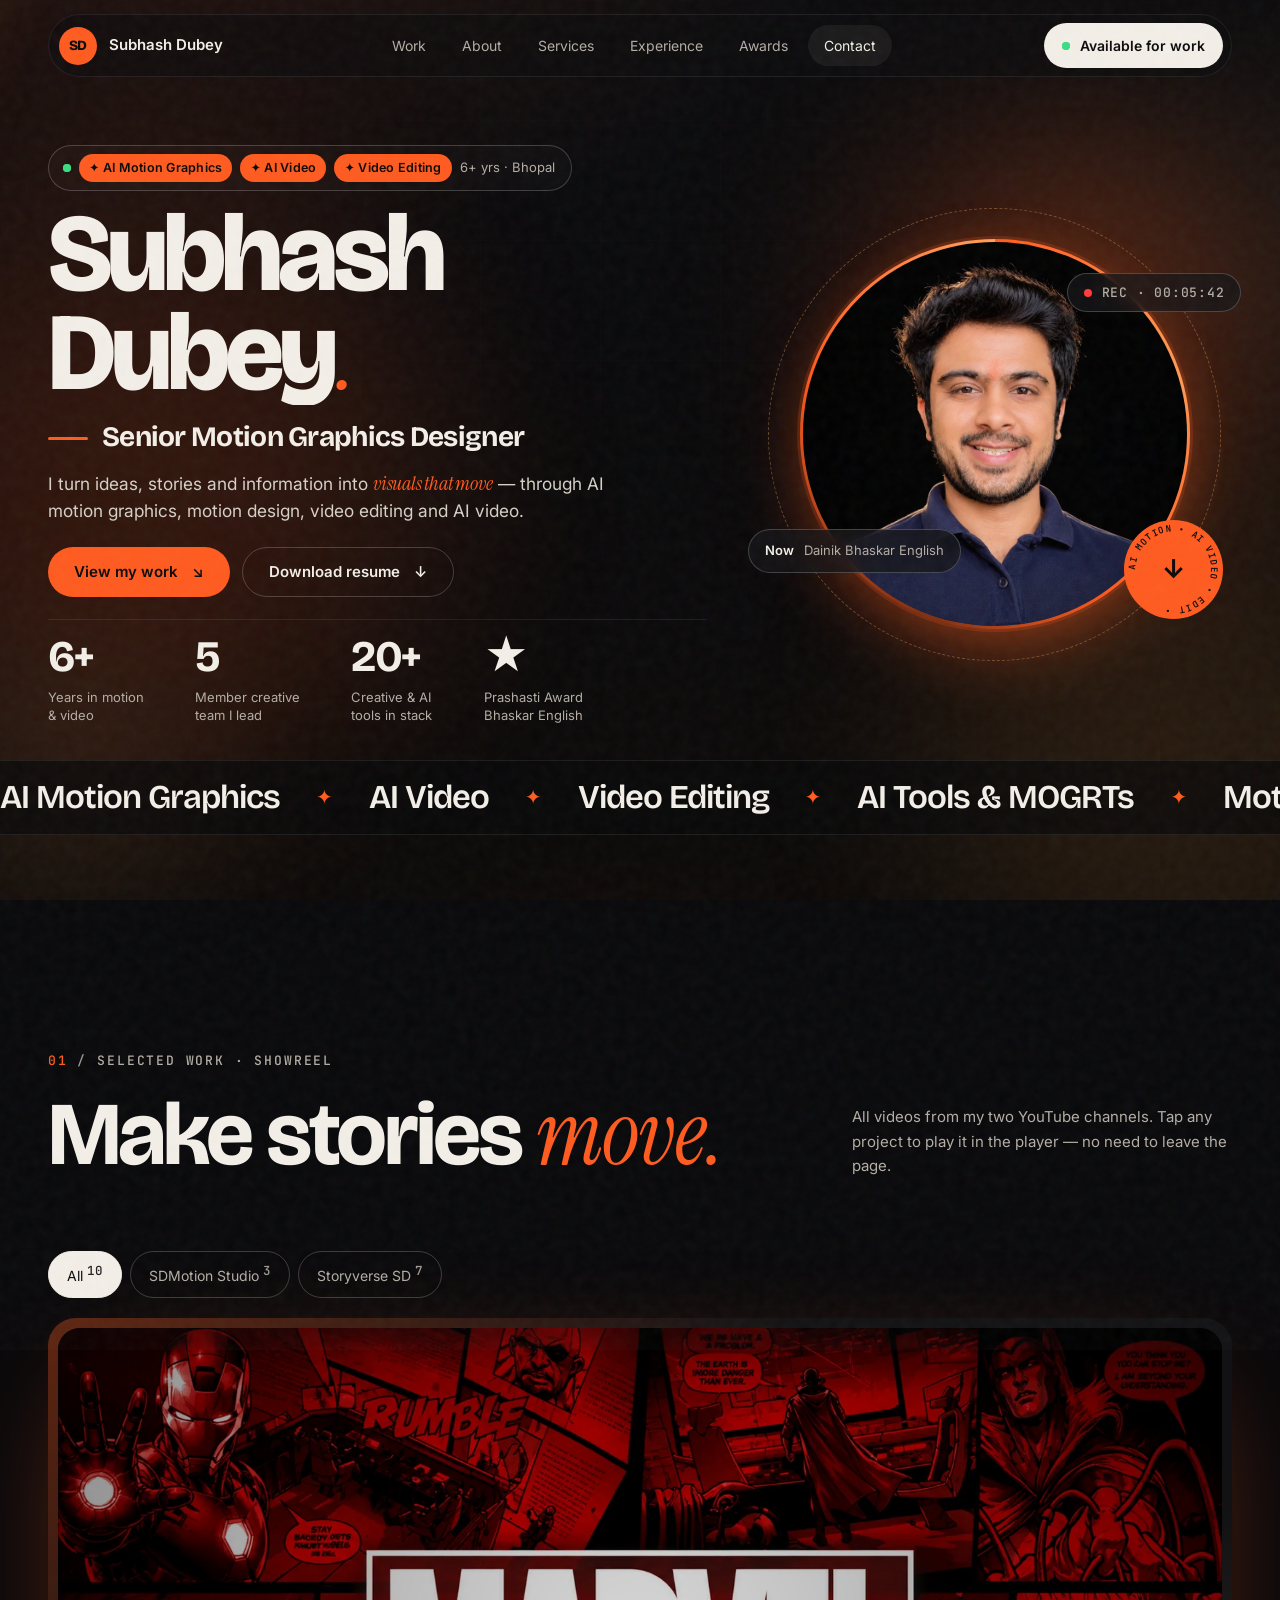
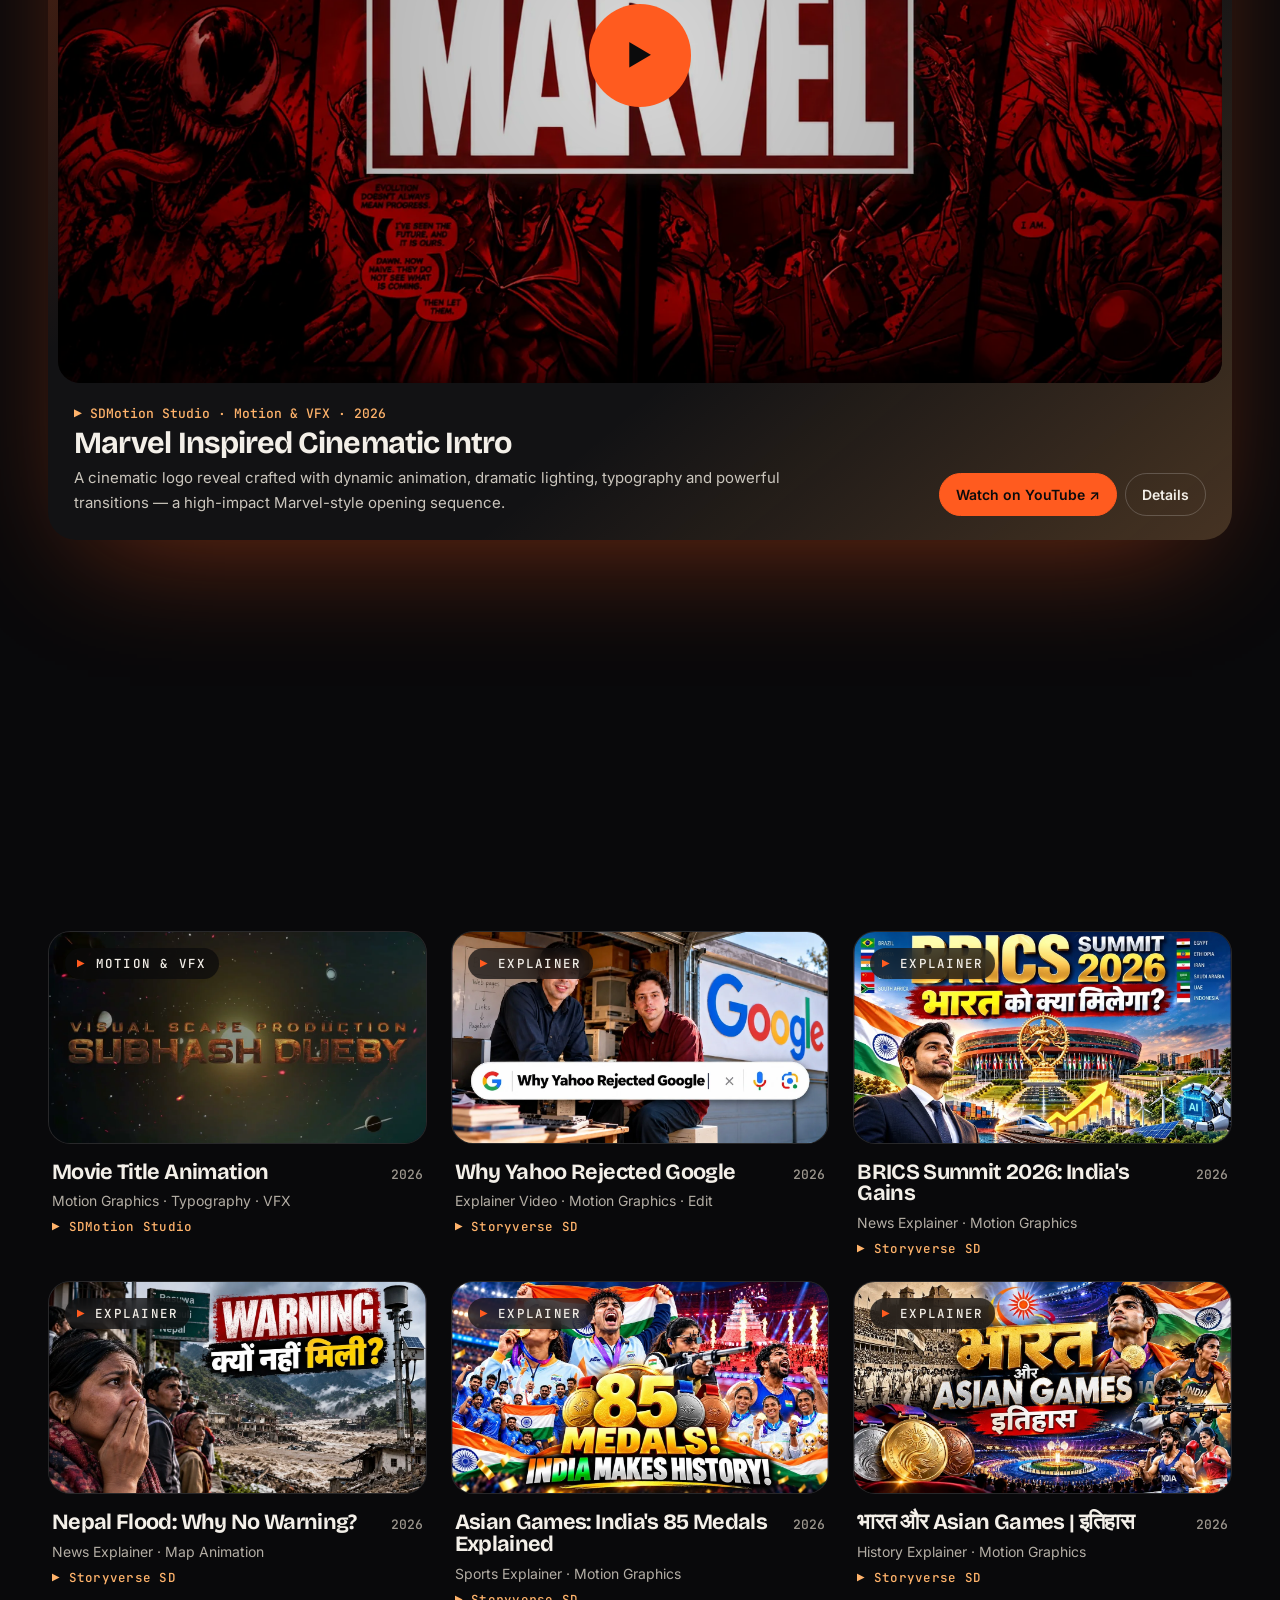
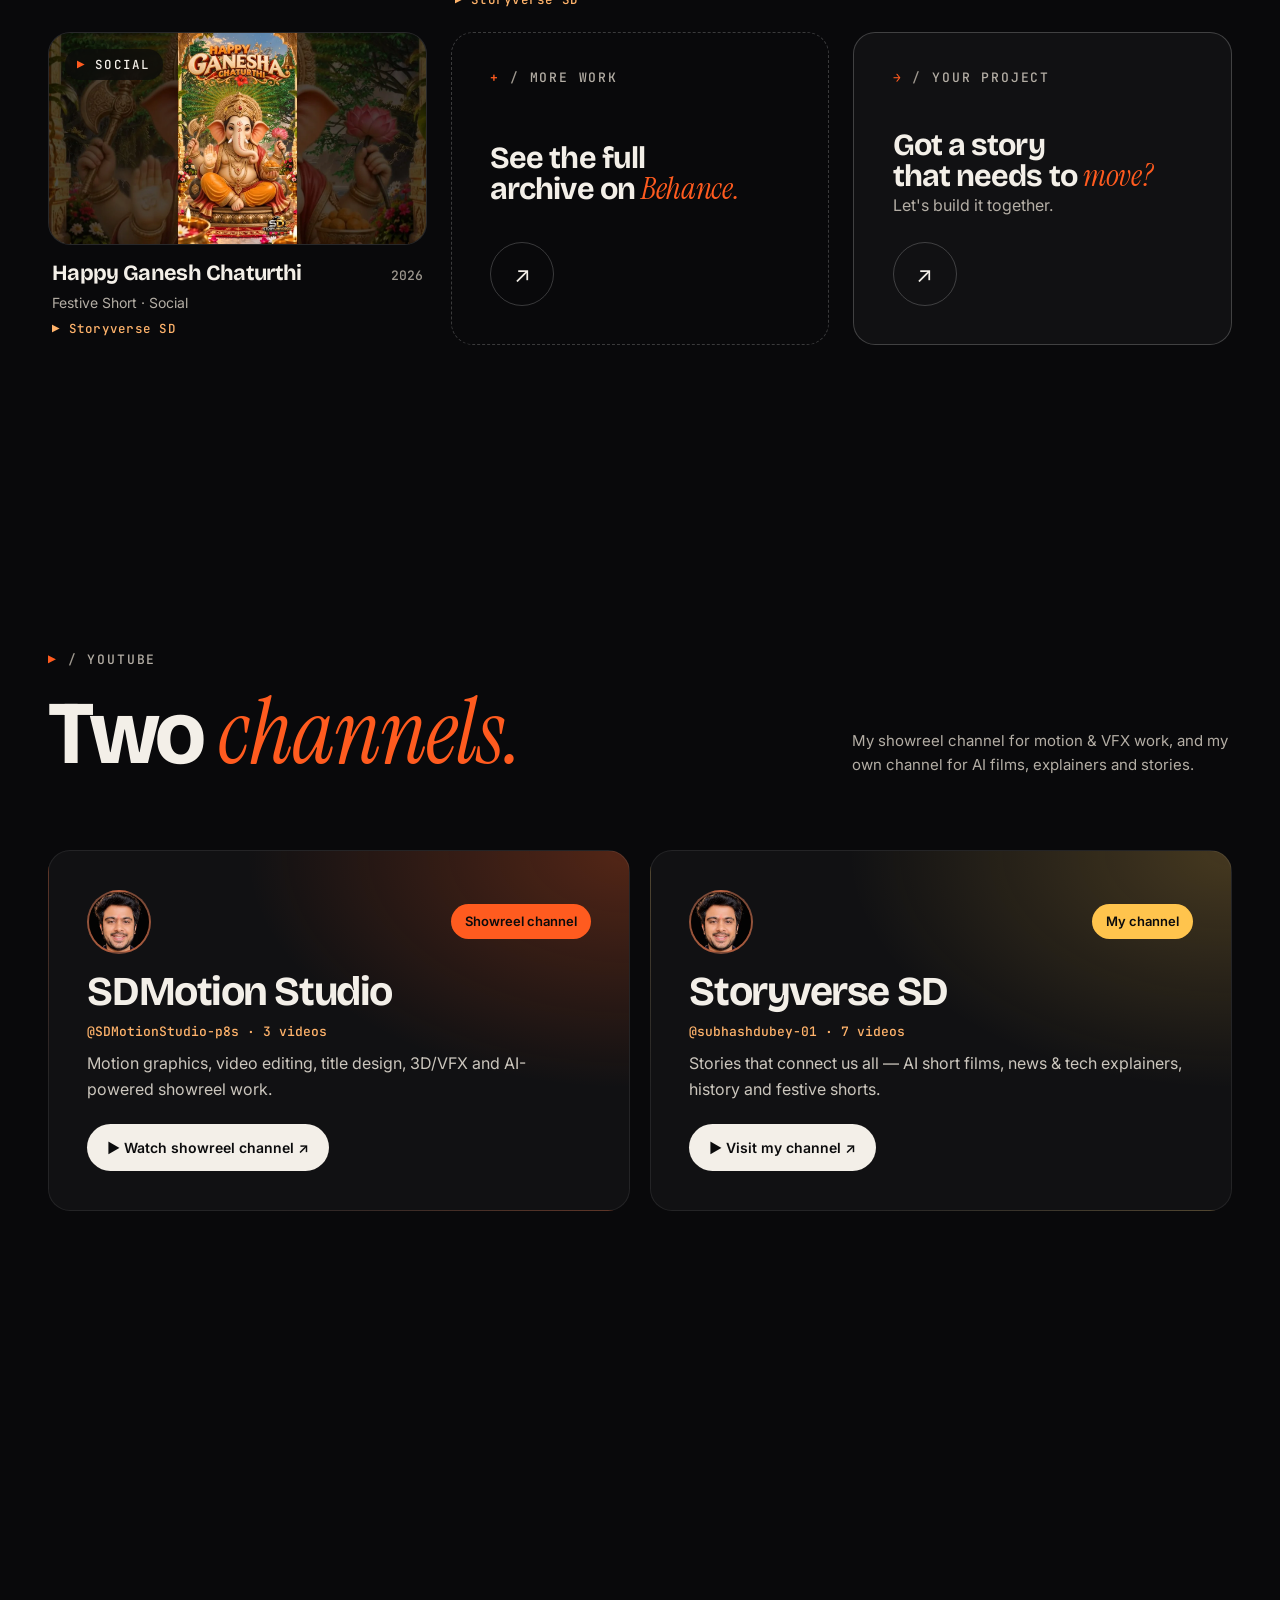
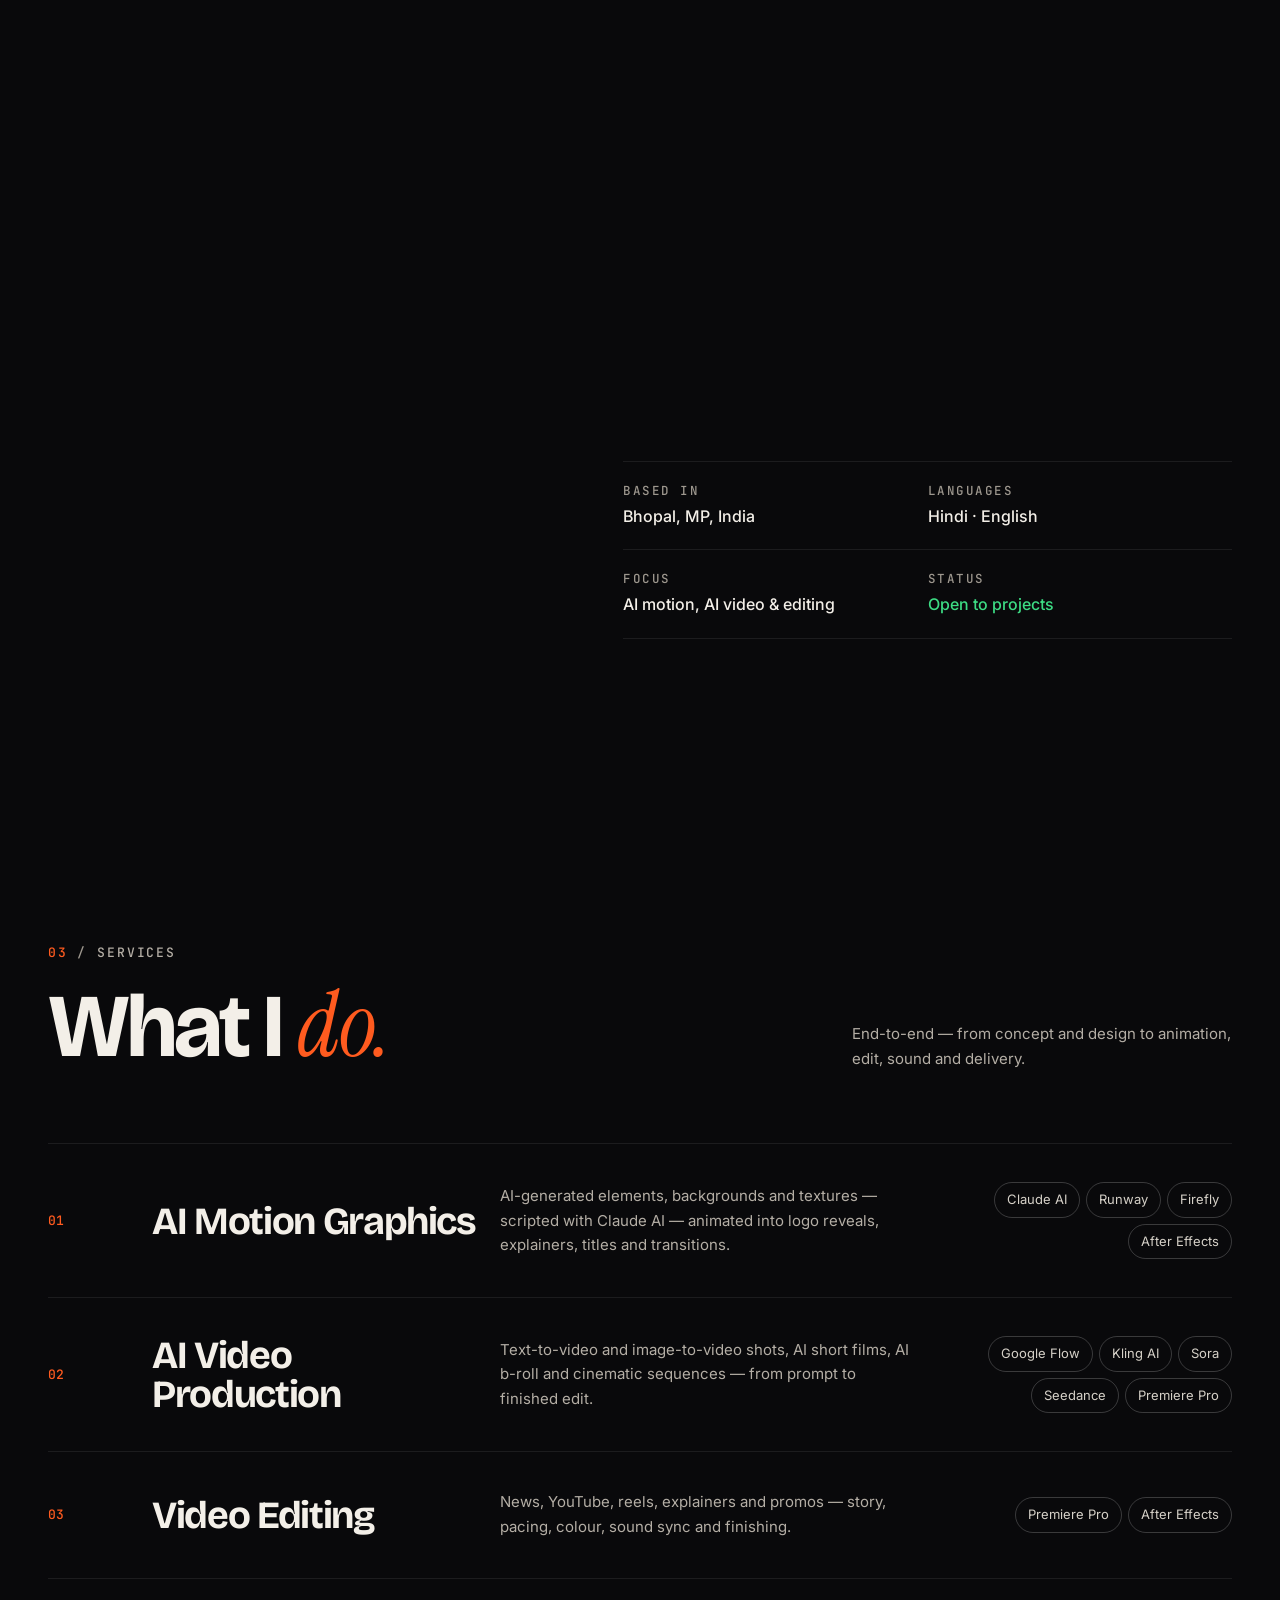
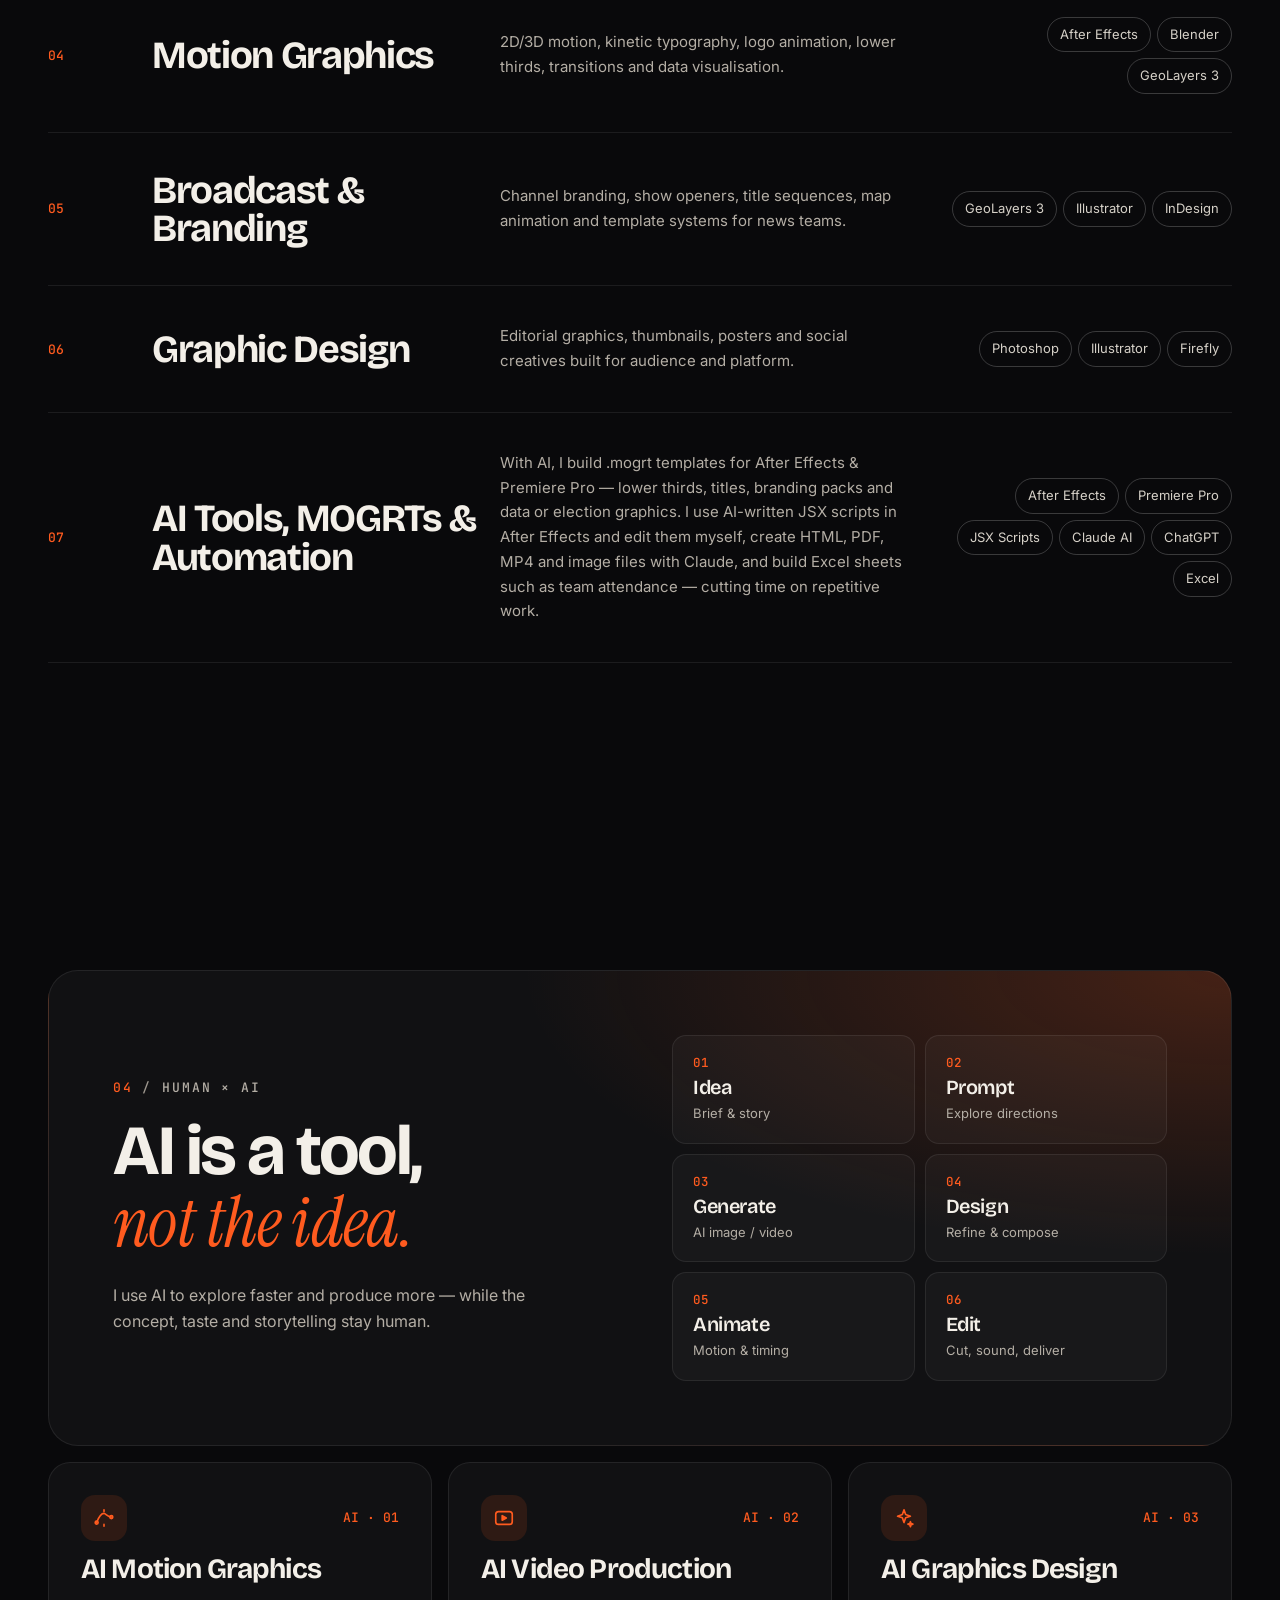
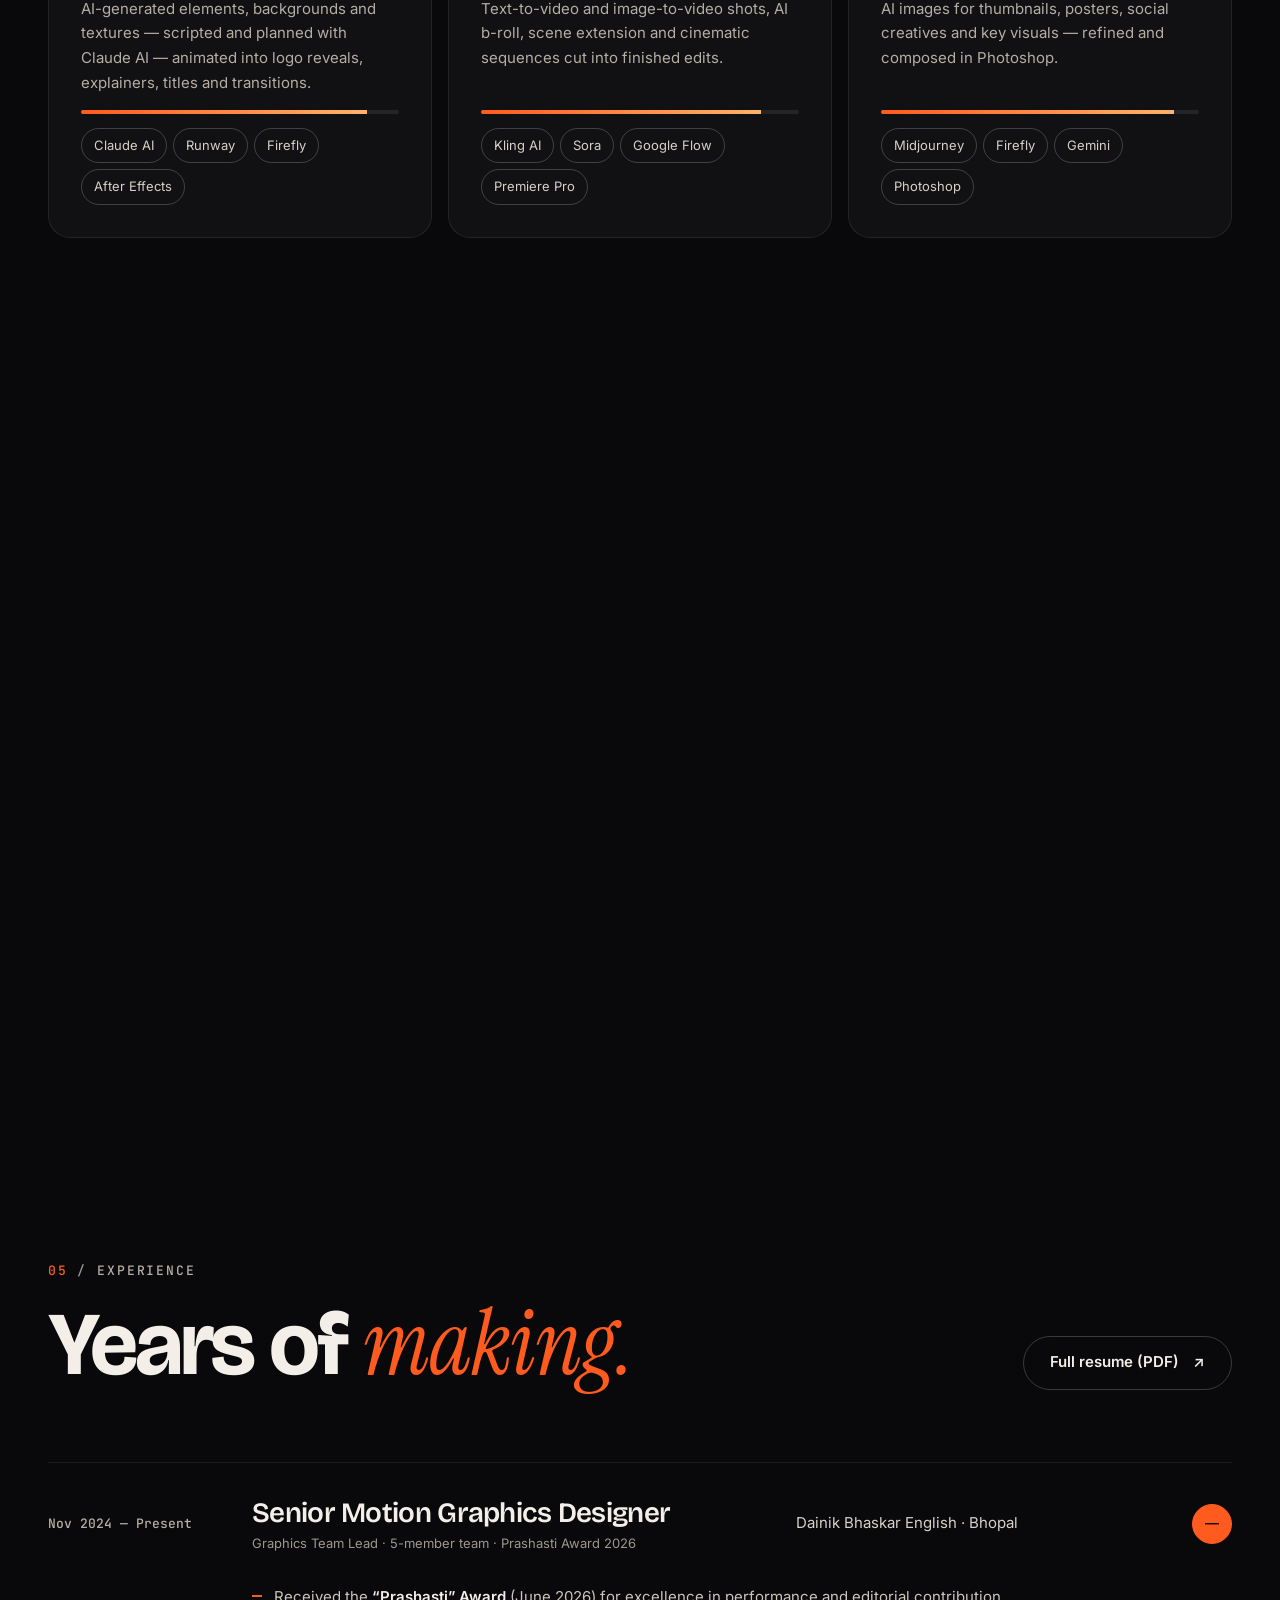
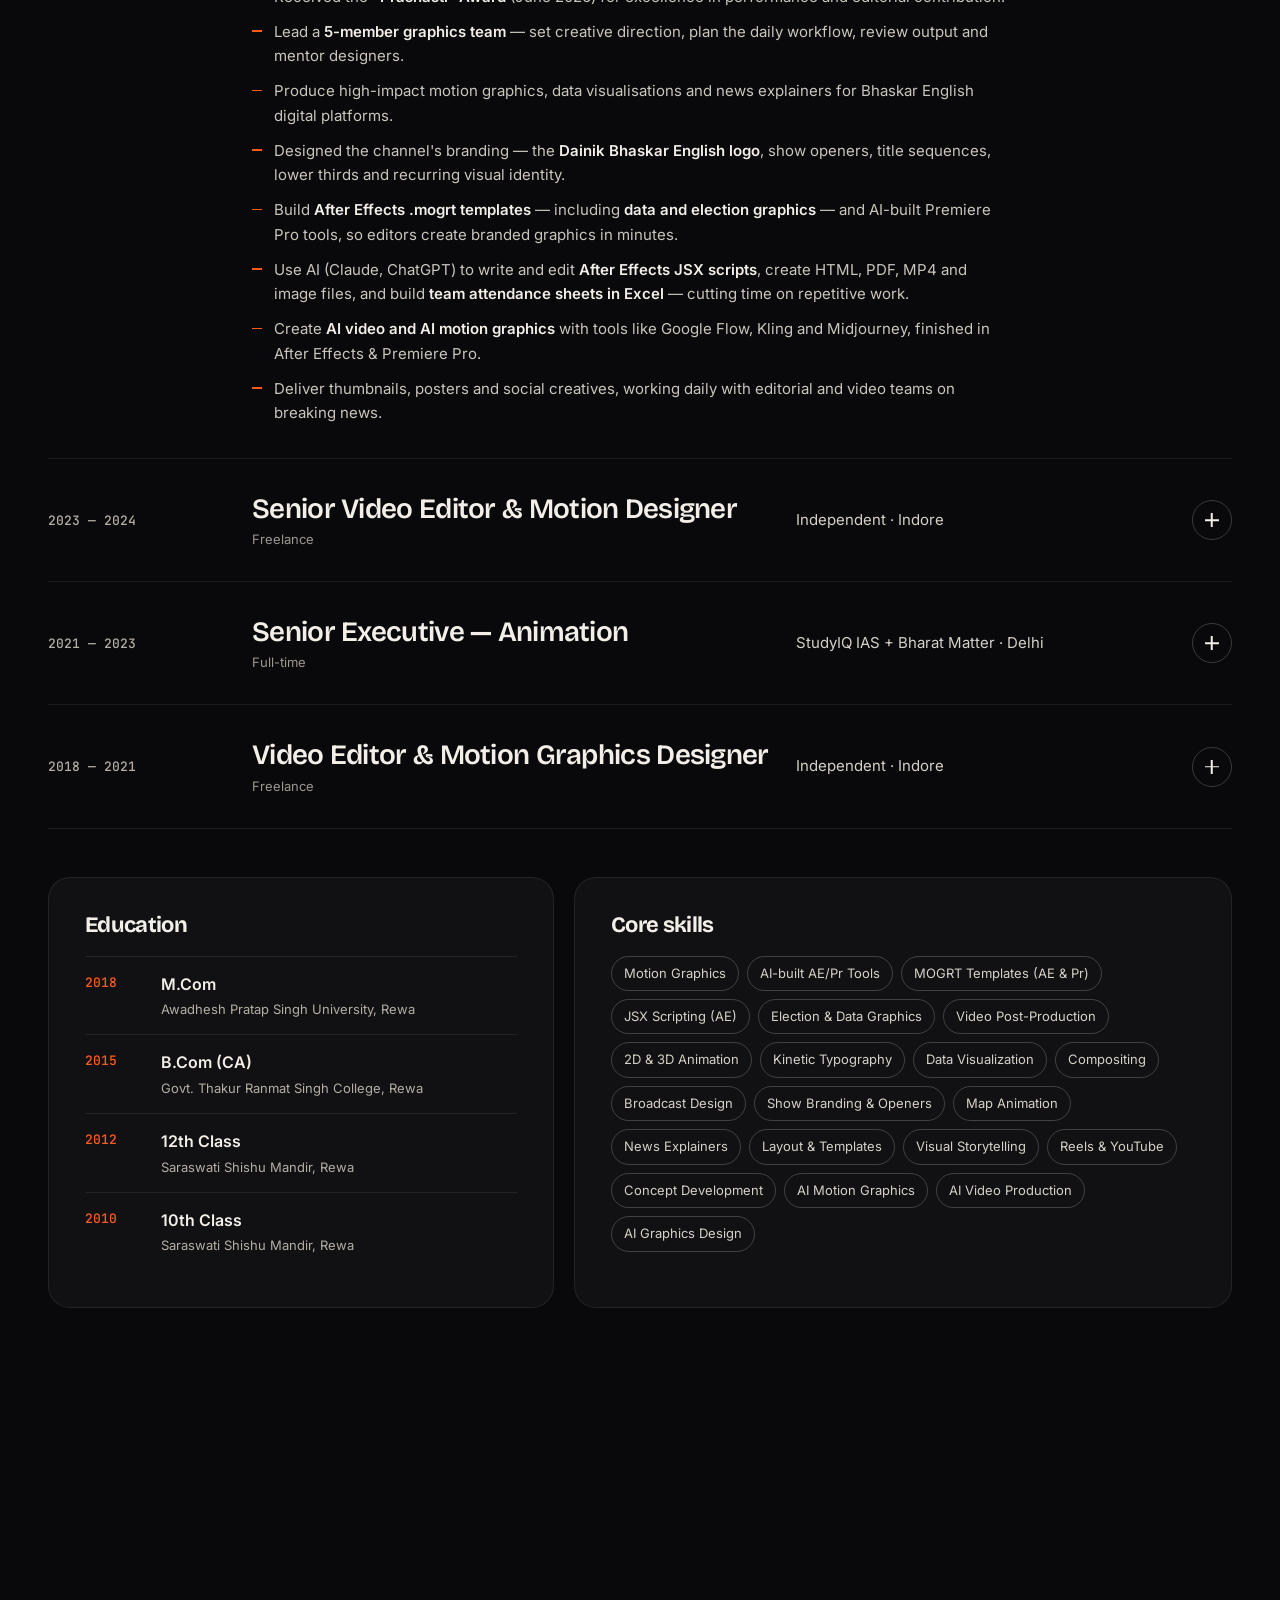
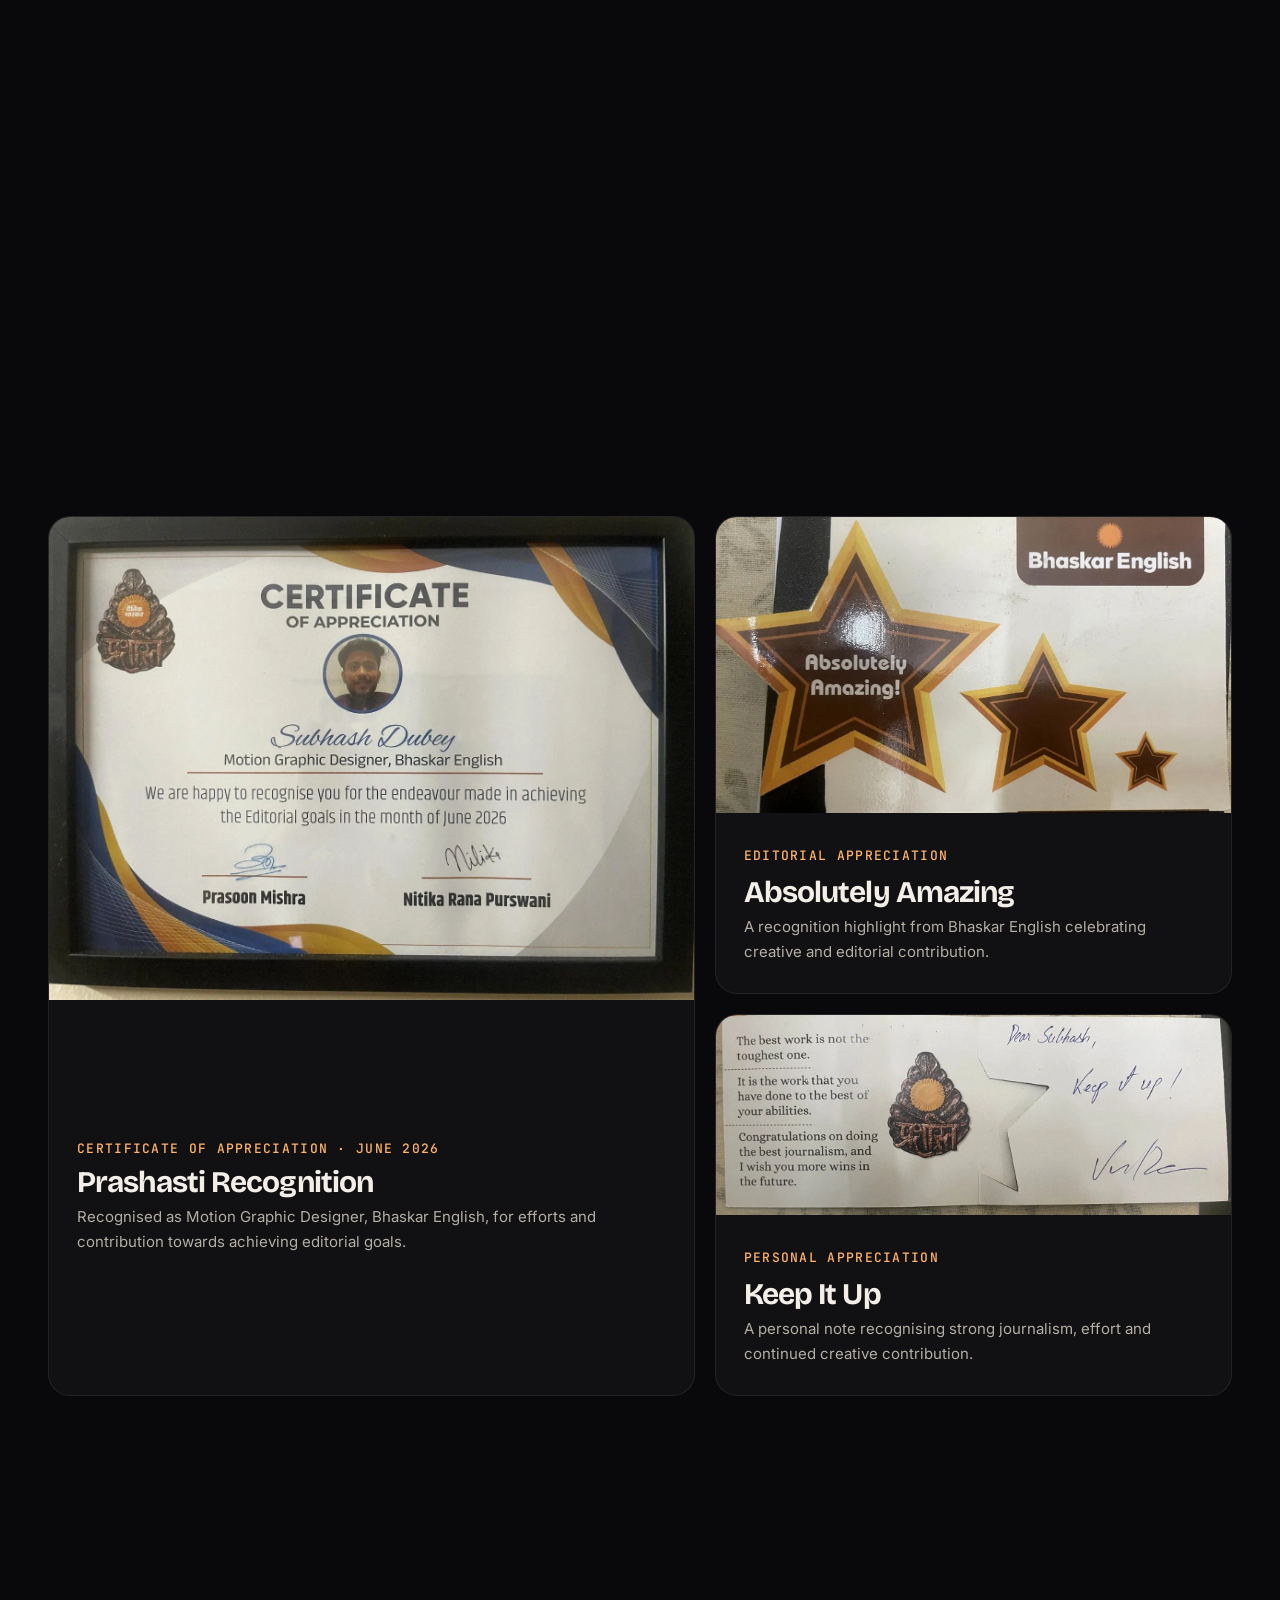
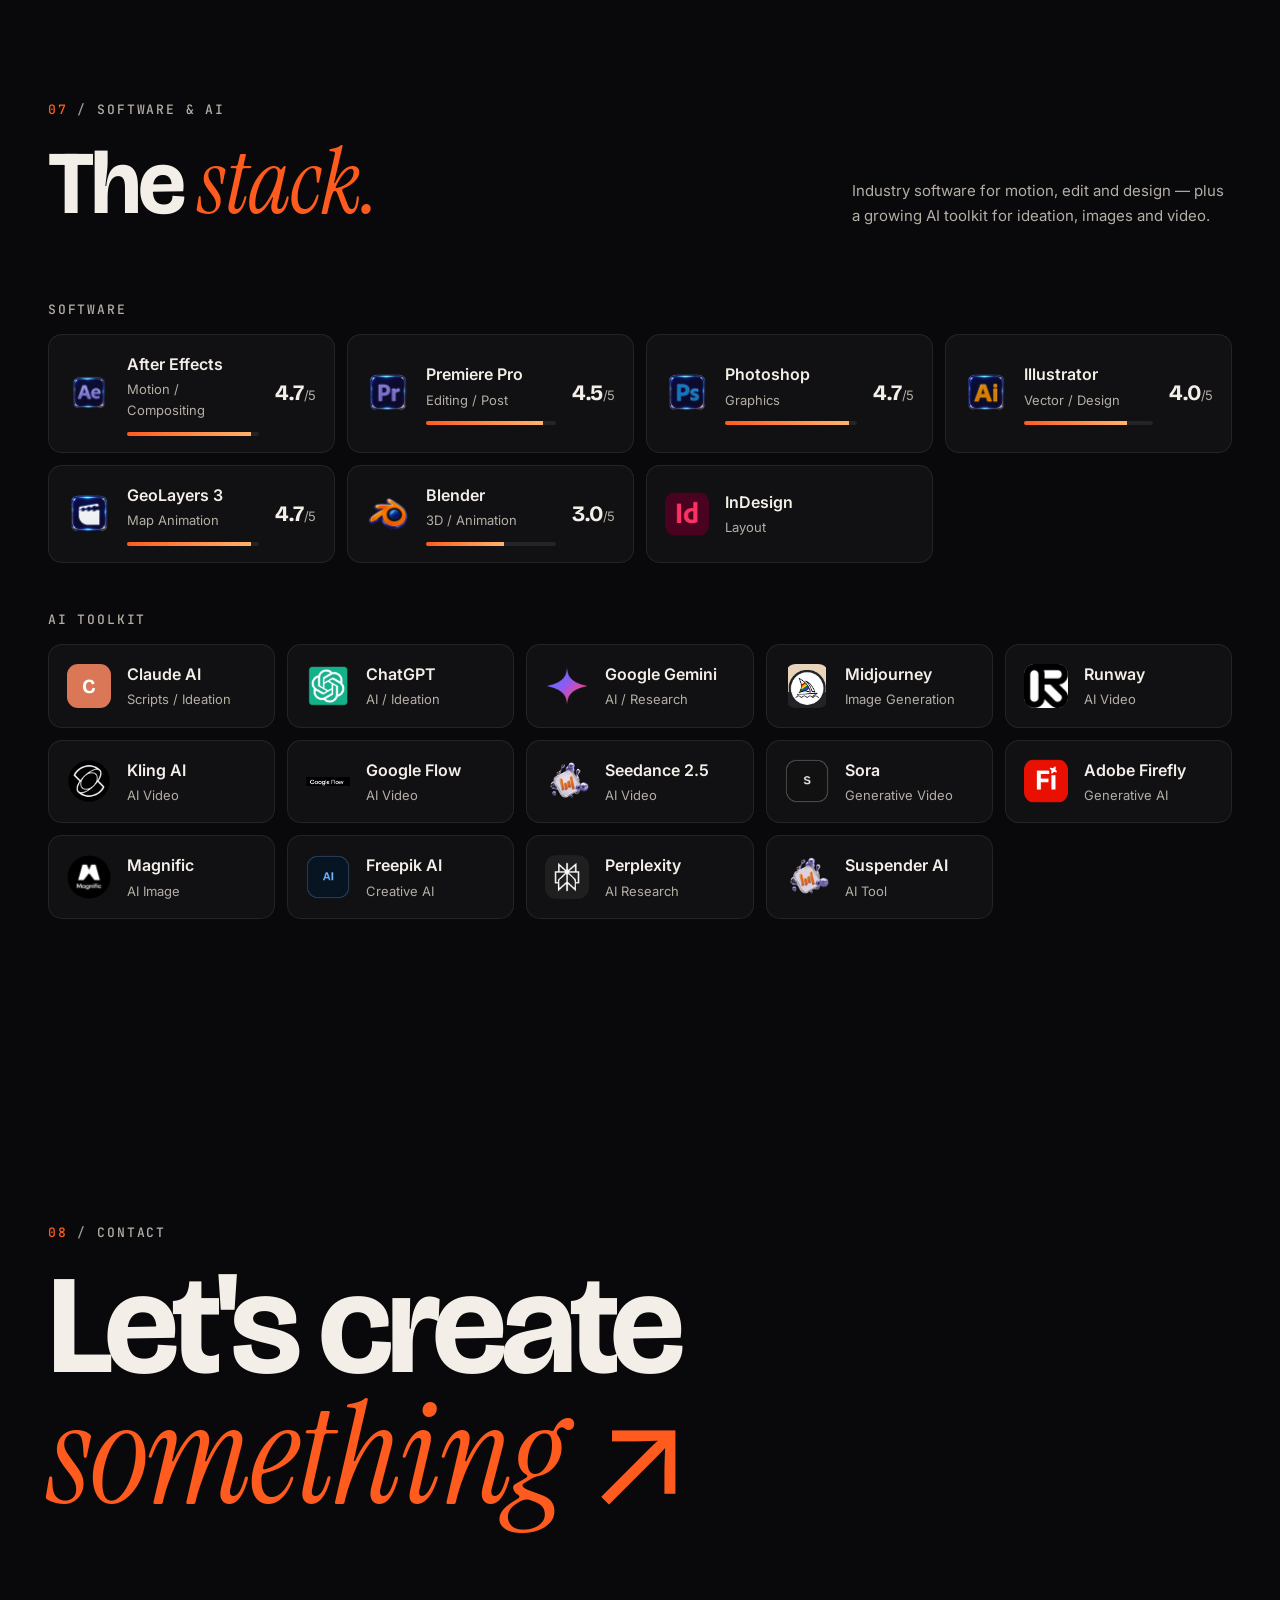
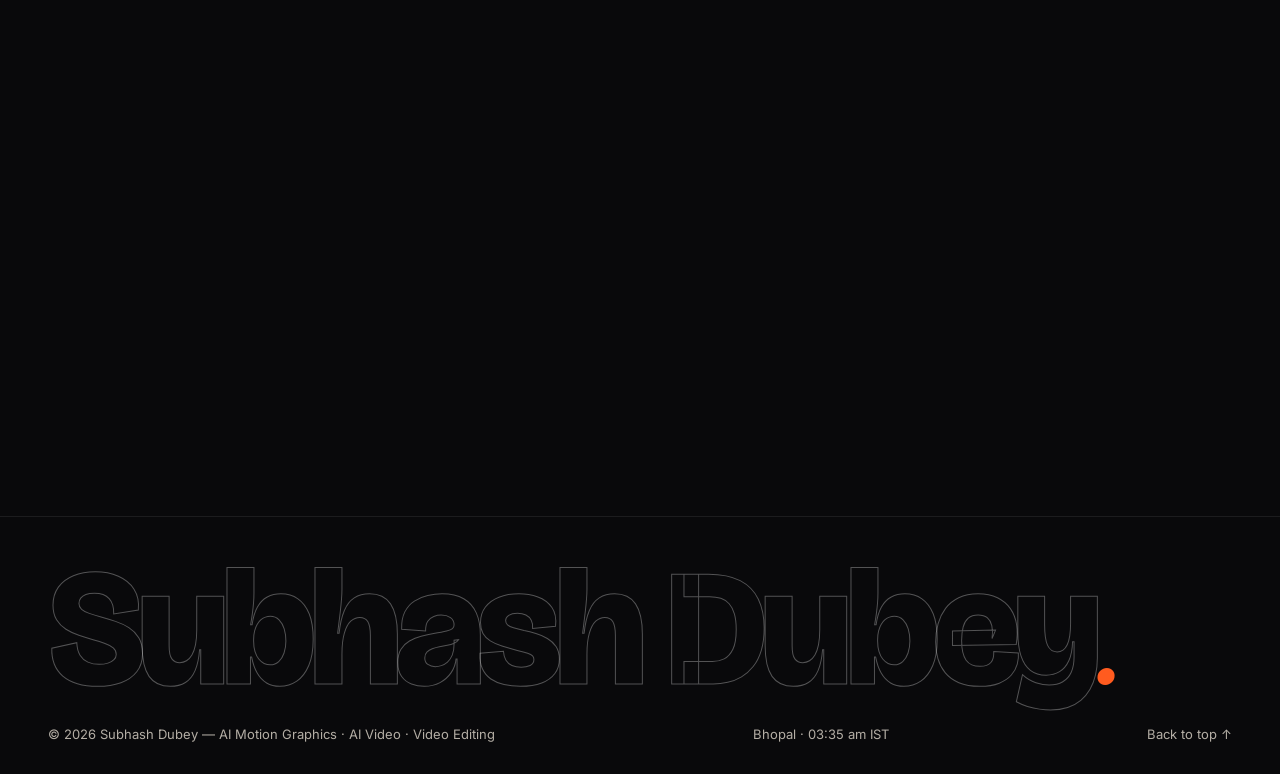
<file: index.html>
<!doctype html>
<html lang="en">
<head>
  <meta charset="utf-8">
  <meta http-equiv="Cache-Control" content="no-cache">
  <meta name="viewport" content="width=device-width, initial-scale=1">
  <meta name="theme-color" content="#0b0b0c">
  <meta name="description" content="Subhash Dubey — AI Motion Graphics, AI Video and Video Editing specialist — Senior Motion Graphics Designer with 6+ years of experience. Based in Bhopal, India.">
  <meta property="og:title" content="Subhash Dubey — AI Motion Graphics · AI Video · Video Editing">
  <meta property="og:description" content="AI Motion Graphics · AI Video · Video Editing · Senior Motion Graphics Designer · 6+ years.">
  <meta property="og:type" content="website">
  <meta property="og:image" content="https://subhash0508.github.io/subhash-dubey-portfolio0026/assets/images/subhash-portrait.webp">
  <meta property="og:url" content="https://subhash0508.github.io/subhash-dubey-portfolio0026/">
  <link rel="canonical" href="https://subhash0508.github.io/subhash-dubey-portfolio0026/">
  <title>Subhash Dubey — AI Motion Graphics · AI Video · Video Editing</title>
  <link rel="icon" href="data:image/svg+xml,%3Csvg xmlns='http://www.w3.org/2000/svg' viewBox='0 0 64 64'%3E%3Crect width='64' height='64' rx='16' fill='%23ff5b1f'/%3E%3Ctext x='50%25' y='58%25' text-anchor='middle' font-family='Arial' font-weight='700' font-size='28' fill='%230b0b0c'%3ESD%3C/text%3E%3C/svg%3E">
  <link rel="preconnect" href="https://fonts.googleapis.com">
  <link rel="preconnect" href="https://fonts.gstatic.com" crossorigin>
  <link href="https://fonts.googleapis.com/css2?family=Bricolage+Grotesque:opsz,wght@12..96,400;12..96,600;12..96,700;12..96,800&family=Instrument+Serif:ital@0;1&family=Inter:wght@400;500;600&family=JetBrains+Mono:wght@400;500&display=swap" rel="stylesheet">
  <link rel="preload" as="image" href="assets/images/subhash-portrait.webp">
  <link rel="stylesheet" href="style.css?v=20261126a">
</head>
<body>
  <div class="bg-aurora" aria-hidden="true"><i class="a1"></i><i class="a2"></i><i class="a3"></i><b class="beam b1"></b><b class="beam b2"></b></div>
  <div class="grain" aria-hidden="true"></div>
  <div class="progress" aria-hidden="true"><span></span></div>
  <div class="cursor" aria-hidden="true"><span class="cursor-label"></span></div>

  <!-- ============ NAV ============ -->
  <header class="nav-wrap">
    <nav class="nav container" aria-label="Primary">
      <a class="brand" href="#home" aria-label="Subhash Dubey — home">
        <span class="brand-mark">SD</span>
        <span class="brand-name">Subhash Dubey</span>
      </a>
      <div class="nav-links">
        <a href="#work">Work</a>
        <a href="#about">About</a>
        <a href="#services">Services</a>
        <a href="#experience">Experience</a>
        <a href="#recognition">Awards</a>
        <a href="#contact">Contact</a>
      </div>
      <a class="nav-cta" href="#contact" data-cursor="Say hi"><i class="pulse"></i>Available for work</a>
      <button class="menu-btn" aria-label="Open menu" aria-expanded="false"><span></span><span></span></button>
    </nav>
    <div class="mobile-menu" aria-hidden="true">
      <a href="#work"><small>01</small>Work</a>
      <a href="#about"><small>02</small>About</a>
      <a href="#services"><small>03</small>Services</a>
      <a href="#experience"><small>04</small>Experience</a>
      <a href="#recognition"><small>05</small>Awards</a>
      <a href="#contact"><small>06</small>Contact</a>
    </div>
  </header>

  <main>
    <!-- ============ HERO ============ -->
    <section id="home" class="hero">
      <div class="hero-bg" aria-hidden="true">
        <div class="glow glow-a"></div>
        <div class="glow glow-b"></div>
        <div class="hero-lines"></div>
      </div>

      <div class="container hero-inner">
        <div class="hero-copy">
          <p class="kicker reveal"><span class="pulse"></span> <b class="kicker-hot">✦ AI Motion Graphics</b><b class="kicker-hot">✦ AI Video</b><b class="kicker-hot">✦ Video Editing</b> 6+ yrs · Bhopal</p>
          <h1 class="hero-title">
            <span class="mask"><span class="reveal-up">Subhash</span></span>
            <span class="mask"><span class="reveal-up d1">Dubey<em>.</em></span></span>
          </h1>
          <p class="hero-role reveal d1">Senior Motion Graphics Designer</p>
          <p class="hero-intro reveal d2">
            I turn ideas, stories and information into <em>visuals that move</em> — through AI motion graphics, motion design, video editing and AI video.
          </p>
          <div class="hero-actions reveal d3">
            <a class="btn btn-primary" href="#work" data-cursor="View">View my work <span class="arr">↘</span></a>
            <a class="btn btn-ghost" href="assets/Subhash-Dubey-Resume-2026.pdf" target="_blank" rel="noopener" data-cursor="PDF">Download resume <span class="arr">↓</span></a>
          </div>
          <dl class="hero-stats reveal d4">
            <div><dt><span data-count="6">6</span>+</dt><dd>Years in motion<br>&amp; video</dd></div>
            <div><dt><span data-count="5">5</span></dt><dd>Member creative<br>team I lead</dd></div>
            <div><dt><span data-count="20">20</span>+</dt><dd>Creative &amp; AI<br>tools in stack</dd></div>
            <div><dt>★</dt><dd>Prashasti Award<br>Bhaskar English</dd></div>
          </dl>
        </div>

        <div class="hero-visual reveal d2">
          <div class="portrait">
            <div class="portrait-ring" aria-hidden="true"></div>
            <img src="assets/images/subhash-portrait.webp" alt="Portrait of Subhash Dubey" width="900" height="900" fetchpriority="high">
            <div class="portrait-fade" aria-hidden="true"></div>
          </div>
          <div class="chip chip-a"><b>Now</b> Dainik Bhaskar English</div>
          <div class="chip chip-b"><span class="rec"></span>REC · 00:05:42</div>
          <a class="spin-badge" href="#work" aria-label="Scroll to work">
            <svg viewBox="0 0 120 120" aria-hidden="true"><defs><path id="circ" d="M60,60 m-46,0 a46,46 0 1,1 92,0 a46,46 0 1,1 -92,0"/></defs><text><textPath href="#circ">AI MOTION • AI VIDEO • EDIT • </textPath></text></svg>
            <span>↓</span>
          </a>
        </div>
      </div>

      <div class="marquee" aria-hidden="true">
        <div class="marquee-track">
          <span>AI Motion Graphics</span><i>✦</i><span>AI Video</span><i>✦</i><span>Video Editing</span><i>✦</i><span>AI Tools &amp; MOGRTs</span><i>✦</i><span>Motion Graphics</span><i>✦</i><span>Broadcast Design</span><i>✦</i><span>Graphic Design</span><i>✦</i><span>Visual Storytelling</span><i>✦</i>
          <span>AI Motion Graphics</span><i>✦</i><span>AI Video</span><i>✦</i><span>Video Editing</span><i>✦</i><span>AI Tools &amp; MOGRTs</span><i>✦</i><span>Motion Graphics</span><i>✦</i><span>Broadcast Design</span><i>✦</i><span>Graphic Design</span><i>✦</i><span>Visual Storytelling</span><i>✦</i>
        </div>
      </div>
    </section>

    <!-- ============ WORK + SHOWREEL ============ -->
    <section id="work" class="section work">
      <span id="showreel" class="anchor"></span>
      <div class="container">
        <div class="section-head split-head reveal">
          <div>
            <p class="label"><span>01</span> Selected work · Showreel</p>
            <h2>Make stories <em>move.</em></h2>
          </div>
          <p class="head-note">All videos from my two YouTube channels. Tap any project to play it in the player — no need to leave the page.</p>
        </div>
        <div id="reelTabs" class="filters reveal" aria-label="Channels"></div>
        <div class="player-wrap reveal">
          <div id="showreelMount" class="reel" data-cursor="Play"></div>
          <div id="reelInfo" class="reel-info"></div>
        </div>
        <div id="projectGrid" class="project-grid"></div>
      </div>
    </section>

    <!-- ============ YOUTUBE CHANNELS ============ -->
    <section id="channels" class="section channels">
      <div class="container">
        <div class="section-head split-head reveal">
          <div>
            <p class="label"><span>▶</span> YouTube</p>
            <h2>Two <em>channels.</em></h2>
          </div>
          <p class="head-note">My showreel channel for motion &amp; VFX work, and my own channel for AI films, explainers and stories.</p>
        </div>
        <div class="ch-grid">
          <a class="ch-card ch-studio reveal" href="https://www.youtube.com/@sdmotionstudio-p8s" target="_blank" rel="noopener" data-cursor="Open">
            <div class="ch-top">
              <span class="ch-avatar"><img src="assets/images/subhash-avatar.webp" alt=""></span>
              <span class="ch-pill">Showreel channel</span>
            </div>
            <h3>SDMotion Studio</h3>
            <p class="ch-handle">@SDMotionStudio-p8s · 3 videos</p>
            <p>Motion graphics, video editing, title design, 3D/VFX and AI-powered showreel work.</p>
            <span class="ch-btn">▶ Watch showreel channel ↗</span>
          </a>
          <a class="ch-card ch-story reveal" href="https://www.youtube.com/@subhashdubey-01" target="_blank" rel="noopener" data-cursor="Open">
            <div class="ch-top">
              <span class="ch-avatar"><img src="assets/images/subhash-avatar.webp" alt=""></span>
              <span class="ch-pill">My channel</span>
            </div>
            <h3>Storyverse SD</h3>
            <p class="ch-handle">@subhashdubey-01 · 7 videos</p>
            <p>Stories that connect us all — AI short films, news &amp; tech explainers, history and festive shorts.</p>
            <span class="ch-btn">▶ Visit my channel ↗</span>
          </a>
        </div>
      </div>
    </section>

    <!-- ============ ABOUT ============ -->
    <section id="about" class="section about">
      <div class="container about-grid">
        <div class="reveal">
          <p class="label"><span>02</span> About</p>
          <h2>Behind <em>the motion.</em></h2>
        </div>
        <div class="about-copy">
          <p class="lead reveal">I'm Subhash — a Senior Motion Graphics Designer specialising in <b>AI Motion Graphics</b>, video editing, graphic design and AI video, with <b>6+ years</b> of turning complex ideas into clear, engaging, visually powerful content.</p>
          <p class="reveal">Today I lead a 5-member creative team at Dainik Bhaskar English — show openers, news explainers, data visualisations, lower thirds, templates, thumbnails and social creatives — and received the <b>“Prashasti” award</b> for editorial contribution. Before that I produced educational and current-affairs animation at StudyIQ IAS, and edited for brands and creators as a freelancer.</p>
          <p class="reveal">My toolkit blends Adobe Creative Suite, 2D/3D, After Effects expressions &amp; scripts, editorial storytelling and AI-assisted production — always with the story first.</p>
          <div class="about-facts reveal">
            <div><span>Based in</span><b>Bhopal, MP, India</b></div>
            <div><span>Languages</span><b>Hindi · English</b></div>
            <div><span>Focus</span><b>AI motion, AI video &amp; editing</b></div>
            <div><span>Status</span><b class="ok">Open to projects</b></div>
          </div>
        </div>
      </div>
    </section>

    <!-- ============ SERVICES ============ -->
    <section id="services" class="section services">
      <div class="container">
        <div class="section-head split-head reveal">
          <div>
            <p class="label"><span>03</span> Services</p>
            <h2>What I <em>do.</em></h2>
          </div>
          <p class="head-note">End-to-end — from concept and design to animation, edit, sound and delivery.</p>
        </div>
        <div class="service-list">
          <article class="service reveal">
            <span class="s-num">01</span>
            <h3>AI Motion Graphics</h3>
            <p>AI-generated elements, backgrounds and textures — scripted with Claude AI — animated into logo reveals, explainers, titles and transitions.</p>
            <ul><li>Claude AI</li><li>Runway</li><li>Firefly</li><li>After Effects</li></ul>
          </article>
          <article class="service reveal">
            <span class="s-num">02</span>
            <h3>AI Video Production</h3>
            <p>Text-to-video and image-to-video shots, AI short films, AI b-roll and cinematic sequences — from prompt to finished edit.</p>
            <ul><li>Google Flow</li><li>Kling AI</li><li>Sora</li><li>Seedance</li><li>Premiere Pro</li></ul>
          </article>
          <article class="service reveal">
            <span class="s-num">03</span>
            <h3>Video Editing</h3>
            <p>News, YouTube, reels, explainers and promos — story, pacing, colour, sound sync and finishing.</p>
            <ul><li>Premiere Pro</li><li>After Effects</li></ul>
          </article>
          <article class="service reveal">
            <span class="s-num">04</span>
            <h3>Motion Graphics</h3>
            <p>2D/3D motion, kinetic typography, logo animation, lower thirds, transitions and data visualisation.</p>
            <ul><li>After Effects</li><li>Blender</li><li>GeoLayers 3</li></ul>
          </article>
          <article class="service reveal">
            <span class="s-num">05</span>
            <h3>Broadcast &amp; Branding</h3>
            <p>Channel branding, show openers, title sequences, map animation and template systems for news teams.</p>
            <ul><li>GeoLayers 3</li><li>Illustrator</li><li>InDesign</li></ul>
          </article>
          <article class="service reveal">
            <span class="s-num">06</span>
            <h3>Graphic Design</h3>
            <p>Editorial graphics, thumbnails, posters and social creatives built for audience and platform.</p>
            <ul><li>Photoshop</li><li>Illustrator</li><li>Firefly</li></ul>
          </article>
          <article class="service reveal">
            <span class="s-num">07</span>
            <h3>AI Tools, MOGRTs &amp; Automation</h3>
            <p>With AI, I build .mogrt templates for After Effects &amp; Premiere Pro — lower thirds, titles, branding packs and data or election graphics. I use AI-written JSX scripts in After Effects and edit them myself, create HTML, PDF, MP4 and image files with Claude, and build Excel sheets such as team attendance — cutting time on repetitive work.</p>
            <ul><li>After Effects</li><li>Premiere Pro</li><li>JSX Scripts</li><li>Claude AI</li><li>ChatGPT</li><li>Excel</li></ul>
          </article>
        </div>
      </div>
    </section>

    <!-- ============ AI WORKFLOW ============ -->
    <section class="section ai">
      <div class="container">
        <div class="ai-card reveal">
          <div>
            <p class="label"><span>04</span> Human × AI</p>
            <h2>AI is a tool,<br><em>not the idea.</em></h2>
            <p class="ai-text">I use AI to explore faster and produce more — while the concept, taste and storytelling stay human.</p>
          </div>
          <ol class="flow">
            <li><b>Idea</b><span>Brief &amp; story</span></li>
            <li><b>Prompt</b><span>Explore directions</span></li>
            <li><b>Generate</b><span>AI image / video</span></li>
            <li><b>Design</b><span>Refine &amp; compose</span></li>
            <li><b>Animate</b><span>Motion &amp; timing</span></li>
            <li><b>Edit</b><span>Cut, sound, deliver</span></li>
          </ol>
        </div>

        <div class="ai-skills">
          <article class="ai-skill reveal">
            <div class="ai-skill-top"><span class="ai-icon" aria-hidden="true"><svg viewBox="0 0 24 24" width="22" height="22" fill="none" stroke="currentColor" stroke-width="1.8" stroke-linecap="round" stroke-linejoin="round"><path d="M4 17c3-8 6-10 8-10s4 4 8 4"/><circle cx="4" cy="17" r="1.6"/><circle cx="20" cy="11" r="1.6"/><path d="M12 3v2M12 19v2"/></svg></span><span class="s-num">AI · 01</span></div>
            <h3>AI Motion Graphics</h3>
            <p>AI-generated elements, backgrounds and textures — scripted and planned with Claude AI — animated into logo reveals, explainers, titles and transitions.</p>
            <div class="meter" style="--v:90%"><span></span></div>
            <ul><li>Claude AI</li><li>Runway</li><li>Firefly</li><li>After Effects</li></ul>
          </article>
          <article class="ai-skill reveal">
            <div class="ai-skill-top"><span class="ai-icon" aria-hidden="true"><svg viewBox="0 0 24 24" width="22" height="22" fill="none" stroke="currentColor" stroke-width="1.8" stroke-linecap="round" stroke-linejoin="round"><rect x="3" y="5" width="18" height="14" rx="3"/><path d="M10 9.5v5l4.5-2.5z" fill="currentColor"/></svg></span><span class="s-num">AI · 02</span></div>
            <h3>AI Video Production</h3>
            <p>Text-to-video and image-to-video shots, AI b-roll, scene extension and cinematic sequences cut into finished edits.</p>
            <div class="meter" style="--v:88%"><span></span></div>
            <ul><li>Kling AI</li><li>Sora</li><li>Google Flow</li><li>Premiere Pro</li></ul>
          </article>
          <article class="ai-skill reveal">
            <div class="ai-skill-top"><span class="ai-icon" aria-hidden="true"><svg viewBox="0 0 24 24" width="22" height="22" fill="none" stroke="currentColor" stroke-width="1.8" stroke-linecap="round" stroke-linejoin="round"><path d="M12 3l1.8 5.2L19 10l-5.2 1.8L12 17l-1.8-5.2L5 10l5.2-1.8z"/><path d="M19 16l.7 2 2 .7-2 .7-.7 2-.7-2-2-.7 2-.7z"/></svg></span><span class="s-num">AI · 03</span></div>
            <h3>AI Graphics Design</h3>
            <p>AI images for thumbnails, posters, social creatives and key visuals — refined and composed in Photoshop.</p>
            <div class="meter" style="--v:92%"><span></span></div>
            <ul><li>Midjourney</li><li>Firefly</li><li>Gemini</li><li>Photoshop</li></ul>
          </article>
        </div>

        <div class="auto-card reveal">
          <div class="auto-head">
            <p class="label"><span>+</span> AI + Automation</p>
            <h3>I build my own tools <em>with AI.</em></h3>
            <p>I don't just use After Effects and Premiere Pro — I extend them. With <b>Claude</b> and <b>ChatGPT</b> I create templates, scripts and files that take repetitive work off my team's plate.</p>
            <p class="auto-result">Result: repetitive tasks take far less time, so more of the day goes into creative work.</p>
          </div>
          <ol class="steps">
            <li><b>MOGRT templates for AE &amp; Pr</b><span>Lower thirds, titles, explainers and branding packs built in After Effects — editors just type and drop them in Premiere Pro.</span></li>
            <li><b>Data &amp; election graphics</b><span>MOGRTs that turn results, numbers and tables into animated tallies, charts and maps — change the data and the graphic updates.</span></li>
            <li><b>JSX scripts for After Effects</b><span>AI writes the JSX script; I run it in After Effects and read and edit the code myself to fit each project.</span></li>
            <li><b>HTML, PDF, MP4 &amp; images with Claude</b><span>Quick explainer pages, documents, video clips and images created with Claude for news and social use.</span></li>
            <li><b>Excel sheets for the team</b><span>AI-built Excel sheets such as team attendance — with formulas and summaries ready to use.</span></li>
            <li><b>Premiere Pro tools &amp; plugins</b><span>AI-built scripts and plugins that apply templates, import assets and automate repetitive edits.</span></li>
          </ol>
        </div>
      </div>
    </section>

    <!-- ============ EXPERIENCE ============ -->
    <section id="experience" class="section experience">
      <div class="container">
        <div class="section-head split-head reveal">
          <div>
            <p class="label"><span>05</span> Experience</p>
            <h2>Years of <em>making.</em></h2>
          </div>
          <a class="btn btn-ghost" href="assets/Subhash-Dubey-Resume-2026.pdf" target="_blank" rel="noopener" data-cursor="PDF">Full resume (PDF) <span class="arr">↗</span></a>
        </div>

        <div class="jobs">
          <details class="job reveal" open>
            <summary>
              <span class="job-date">Nov 2024 — Present</span>
              <span class="job-role">Senior Motion Graphics Designer<small>Graphics Team Lead · 5-member team · Prashasti Award 2026</small></span>
              <span class="job-co">Dainik Bhaskar English · Bhopal</span>
              <span class="job-toggle" aria-hidden="true"></span>
            </summary>
            <div class="job-body">
              <ul>
                <li>Received the <b>“Prashasti” Award</b> (June 2026) for excellence in performance and editorial contribution.</li>
                <li>Lead a <b>5-member graphics team</b> — set creative direction, plan the daily workflow, review output and mentor designers.</li>
                <li>Produce high-impact motion graphics, data visualisations and news explainers for Bhaskar English digital platforms.</li>
                <li>Designed the channel's branding — the <b>Dainik Bhaskar English logo</b>, show openers, title sequences, lower thirds and recurring visual identity.</li>
                <li>Build <b>After Effects .mogrt templates</b> — including <b>data and election graphics</b> — and AI-built Premiere Pro tools, so editors create branded graphics in minutes.</li>
                <li>Use AI (Claude, ChatGPT) to write and edit <b>After Effects JSX scripts</b>, create HTML, PDF, MP4 and image files, and build <b>team attendance sheets in Excel</b> — cutting time on repetitive work.</li>
                <li>Create <b>AI video and AI motion graphics</b> with tools like Google Flow, Kling and Midjourney, finished in After Effects &amp; Premiere Pro.</li>
                <li>Deliver thumbnails, posters and social creatives, working daily with editorial and video teams on breaking news.</li>
              </ul>
            </div>
          </details>

          <details class="job reveal">
            <summary>
              <span class="job-date">2023 — 2024</span>
              <span class="job-role">Senior Video Editor &amp; Motion Designer<small>Freelance</small></span>
              <span class="job-co">Independent · Indore</span>
              <span class="job-toggle" aria-hidden="true"></span>
            </summary>
            <div class="job-body">
              <ul>
                <li>Edited reels, YouTube videos and social media ads for brands and influencers — from script to final delivery.</li>
                <li>Designed motion graphics, animated logos and promo edits matched to each client's brand.</li>
                <li>Managed client briefs, revisions and on-time delivery across multiple projects.</li>
              </ul>
            </div>
          </details>

          <details class="job reveal">
            <summary>
              <span class="job-date">2021 — 2023</span>
              <span class="job-role">Senior Executive — Animation<small>Full-time</small></span>
              <span class="job-co">StudyIQ IAS + Bharat Matter · Delhi</span>
              <span class="job-toggle" aria-hidden="true"></span>
            </summary>
            <div class="job-body">
              <ul>
                <li>Produced educational and current-affairs videos with 2D/3D motion graphics, maps and data visuals.</li>
                <li>Turned complex exam and news topics into clear visual explainers, working closely with editorial teams.</li>
                <li>Handled editing, sound sync and visual branding for high-volume academic series.</li>
                <li>Earned an <b>18% performance-based salary increment</b> within one year.</li>
              </ul>
            </div>
          </details>

          <details class="job reveal">
            <summary>
              <span class="job-date">2018 — 2021</span>
              <span class="job-role">Video Editor &amp; Motion Graphics Designer<small>Freelance</small></span>
              <span class="job-co">Independent · Indore</span>
              <span class="job-toggle" aria-hidden="true"></span>
            </summary>
            <div class="job-body">
              <ul>
                <li>Started my career editing videos and motion graphics for brands and influencers on Instagram, YouTube and ads.</li>
                <li>Designed animated logos, intros and branding assets.</li>
                <li>Handled end-to-end production — editing, colour, sound and motion graphics.</li>
              </ul>
            </div>
          </details>
        </div>

        <div class="cv-extra">
          <div class="cv-card reveal">
            <h3>Education</h3>
            <div class="edu"><span>2018</span><b>M.Com</b><small>Awadhesh Pratap Singh University, Rewa</small></div>
            <div class="edu"><span>2015</span><b>B.Com (CA)</b><small>Govt. Thakur Ranmat Singh College, Rewa</small></div>
            <div class="edu"><span>2012</span><b>12th Class</b><small>Saraswati Shishu Mandir, Rewa</small></div>
            <div class="edu"><span>2010</span><b>10th Class</b><small>Saraswati Shishu Mandir, Rewa</small></div>
          </div>
          <div class="cv-card reveal">
            <h3>Core skills</h3>
            <div class="tags">
              <span>Motion Graphics</span><span>AI-built AE/Pr Tools</span><span>MOGRT Templates (AE &amp; Pr)</span><span>JSX Scripting (AE)</span><span>Election &amp; Data Graphics</span><span>Video Post-Production</span><span>2D &amp; 3D Animation</span><span>Kinetic Typography</span><span>Data Visualization</span><span>Compositing</span><span>Broadcast Design</span>
              <span>Show Branding &amp; Openers</span><span>Map Animation</span><span>News Explainers</span><span>Layout &amp; Templates</span>
              <span>Visual Storytelling</span><span>Reels &amp; YouTube</span><span>Concept Development</span><span>AI Motion Graphics</span><span>AI Video Production</span><span>AI Graphics Design</span>
            </div>
          </div>
          <div class="cv-card cv-wide reveal">
            <h3>Professional strengths</h3>
            <p class="strengths">Visual storytelling · Creative thinking · Simplifying complex information · Composition · Typography · Pacing · Visual hierarchy · Tight deadlines · High-volume production · Concept-to-delivery ownership · Editorial collaboration · AI + traditional design workflows · Digital-first content</p>
          </div>
        </div>
      </div>
    </section>

    <!-- ============ RECOGNITION ============ -->
    <section id="recognition" class="section recognition">
      <div class="container">
        <div class="section-head split-head reveal">
          <div>
            <p class="label"><span>06</span> Recognition</p>
            <h2>Work that gets <em>noticed.</em></h2>
          </div>
          <p class="head-note">Formal appreciation, performance awards and personal notes celebrating contribution, quality and storytelling.</p>
        </div>
        <div class="awards">
          <a class="award award-main reveal" href="assets/awards/prashasti-certificate.webp" target="_blank" rel="noopener" data-cursor="Zoom">
            <div class="award-img"><img loading="lazy" src="assets/awards/prashasti-certificate.webp" alt="Prashasti certificate of appreciation, Bhaskar English, June 2026" width="1400" height="1050"></div>
            <div class="award-info"><small>Certificate of appreciation · June 2026</small><h3>Prashasti Recognition</h3><p>Recognised as Motion Graphic Designer, Bhaskar English, for efforts and contribution towards achieving editorial goals.</p></div>
          </a>
          <a class="award reveal" href="assets/awards/recognition-stars.webp" target="_blank" rel="noopener" data-cursor="Zoom">
            <div class="award-img"><img loading="lazy" src="assets/awards/recognition-stars.webp" alt="Absolutely Amazing recognition from Bhaskar English" width="1400" height="805"></div>
            <div class="award-info"><small>Editorial appreciation</small><h3>Absolutely Amazing</h3><p>A recognition highlight from Bhaskar English celebrating creative and editorial contribution.</p></div>
          </a>
          <a class="award reveal" href="assets/awards/appreciation-note.webp" target="_blank" rel="noopener" data-cursor="Zoom">
            <div class="award-img"><img loading="lazy" src="assets/awards/appreciation-note.webp" alt="Personal appreciation note: Keep it up" width="1400" height="540"></div>
            <div class="award-info"><small>Personal appreciation</small><h3>Keep It Up</h3><p>A personal note recognising strong journalism, effort and continued creative contribution.</p></div>
          </a>
        </div>
      </div>
    </section>

    <!-- ============ TOOLKIT ============ -->
    <section id="toolkit" class="section toolkit">
      <div class="container">
        <div class="section-head split-head reveal">
          <div>
            <p class="label"><span>07</span> Software &amp; AI</p>
            <h2>The <em>stack.</em></h2>
          </div>
          <p class="head-note">Industry software for motion, edit and design — plus a growing AI toolkit for ideation, images and video.</p>
        </div>
        <h3 class="tool-head">Software</h3>
        <div class="tool-grid">
          <div class="tool reveal"><img loading="lazy" src="assets/icons/after-effects.webp" alt="" width="44" height="44"><div class="tool-txt"><b>After Effects</b><small>Motion / Compositing</small><div class="meter" style="--v:94%"><span></span></div></div><span class="tool-score">4.7<i>/5</i></span></div>
          <div class="tool reveal"><img loading="lazy" src="assets/icons/premiere-pro.webp" alt="" width="44" height="44"><div class="tool-txt"><b>Premiere Pro</b><small>Editing / Post</small><div class="meter" style="--v:90%"><span></span></div></div><span class="tool-score">4.5<i>/5</i></span></div>
          <div class="tool reveal"><img loading="lazy" src="assets/icons/photoshop.webp" alt="" width="44" height="44"><div class="tool-txt"><b>Photoshop</b><small>Graphics</small><div class="meter" style="--v:94%"><span></span></div></div><span class="tool-score">4.7<i>/5</i></span></div>
          <div class="tool reveal"><img loading="lazy" src="assets/icons/illustrator.webp" alt="" width="44" height="44"><div class="tool-txt"><b>Illustrator</b><small>Vector / Design</small><div class="meter" style="--v:80%"><span></span></div></div><span class="tool-score">4.0<i>/5</i></span></div>
          <div class="tool reveal"><img loading="lazy" src="assets/icons/geolayers3.webp" alt="" width="44" height="44"><div class="tool-txt"><b>GeoLayers 3</b><small>Map Animation</small><div class="meter" style="--v:94%"><span></span></div></div><span class="tool-score">4.7<i>/5</i></span></div>
          <div class="tool reveal"><img loading="lazy" src="assets/icons/blender.webp" alt="" width="44" height="44"><div class="tool-txt"><b>Blender</b><small>3D / Animation</small><div class="meter" style="--v:60%"><span></span></div></div><span class="tool-score">3.0<i>/5</i></span></div>
          <div class="tool reveal"><img loading="lazy" src="assets/icons/indesign.webp" alt="" width="44" height="44"><div class="tool-txt"><b>InDesign</b><small>Layout</small></div></div>
        </div>
        <h3 class="tool-head">AI toolkit</h3>
        <div class="tool-grid ai-grid">
          <div class="tool tool-ai reveal"><span class="ico-txt" aria-hidden="true">C</span><div class="tool-txt"><b>Claude AI</b><small>Scripts / Ideation</small></div></div>
          <div class="tool tool-ai reveal"><img loading="lazy" src="assets/icons/chatgpt.webp" alt="" width="44" height="44"><div class="tool-txt"><b>ChatGPT</b><small>AI / Ideation</small></div></div>
          <div class="tool tool-ai reveal"><img loading="lazy" src="assets/icons/gemini.webp" alt="" width="44" height="44"><div class="tool-txt"><b>Google Gemini</b><small>AI / Research</small></div></div>
          <div class="tool tool-ai reveal"><img loading="lazy" src="assets/icons/midjourney.webp" alt="" width="44" height="44"><div class="tool-txt"><b>Midjourney</b><small>Image Generation</small></div></div>
          <div class="tool tool-ai reveal"><img loading="lazy" src="assets/icons/runway.webp" alt="" width="44" height="44"><div class="tool-txt"><b>Runway</b><small>AI Video</small></div></div>
          <div class="tool tool-ai reveal"><img loading="lazy" src="assets/icons/kling.webp" alt="" width="44" height="44"><div class="tool-txt"><b>Kling AI</b><small>AI Video</small></div></div>
          <div class="tool tool-ai reveal"><img loading="lazy" src="assets/icons/google-flow.webp" alt="" width="44" height="44"><div class="tool-txt"><b>Google Flow</b><small>AI Video</small></div></div>
          <div class="tool tool-ai reveal"><img loading="lazy" src="assets/icons/seedance-2-5.webp" alt="" width="44" height="44"><div class="tool-txt"><b>Seedance 2.5</b><small>AI Video</small></div></div>
          <div class="tool tool-ai reveal"><img loading="lazy" src="assets/icons/sora.webp" alt="" width="44" height="44"><div class="tool-txt"><b>Sora</b><small>Generative Video</small></div></div>
          <div class="tool tool-ai reveal"><img loading="lazy" src="assets/icons/firefly.webp" alt="" width="44" height="44"><div class="tool-txt"><b>Adobe Firefly</b><small>Generative AI</small></div></div>
          <div class="tool tool-ai reveal"><img loading="lazy" src="assets/icons/magnific.webp" alt="" width="44" height="44"><div class="tool-txt"><b>Magnific</b><small>AI Image</small></div></div>
          <div class="tool tool-ai reveal"><img loading="lazy" src="assets/icons/freepik.webp" alt="" width="44" height="44"><div class="tool-txt"><b>Freepik AI</b><small>Creative AI</small></div></div>
          <div class="tool tool-ai reveal"><img loading="lazy" src="assets/icons/perplexity.webp" alt="" width="44" height="44"><div class="tool-txt"><b>Perplexity</b><small>AI Research</small></div></div>
          <div class="tool tool-ai reveal"><img loading="lazy" src="assets/icons/suspender-ai.webp" alt="" width="44" height="44"><div class="tool-txt"><b>Suspender AI</b><small>AI Tool</small></div></div>
        </div>
      </div>
    </section>

    <!-- ============ CONTACT ============ -->
    <section id="contact" class="section contact">
      <div class="container">
        <p class="label reveal"><span>08</span> Contact</p>
        <h2 class="contact-title reveal">Let's create<br><em>something</em> <span class="arrow-big">↗</span></h2>
        <p class="contact-sub reveal">Open for AI motion graphics, AI video, video editing and motion design projects — and full-time roles.</p>

        <div class="contact-grid reveal">
          <button class="contact-card copy" data-copy="subhashdubeyrewa@gmail.com" data-cursor="Copy">
            <span>Email — click to copy</span>
            <b>subhashdubeyrewa@gmail.com</b>
            <i class="copy-state">Copy</i>
          </button>
          <a class="contact-card" href="tel:+918962283817" data-cursor="Call">
            <span>Phone / WhatsApp</span>
            <b>+91 89622 83817</b>
            <i>↗</i>
          </a>
        </div>

        <div class="socials reveal">
          <a href="https://www.behance.net/subhashdubey" target="_blank" rel="noopener">Behance <span>↗</span></a>
          <a href="https://www.linkedin.com/in/subhash-dubey-4158206a/" target="_blank" rel="noopener">LinkedIn <span>↗</span></a>
          <a href="https://www.instagram.com/vsproduction01" target="_blank" rel="noopener">Instagram <span>↗</span></a>
          <a href="https://www.youtube.com/@sdmotionstudio-p8s" target="_blank" rel="noopener">SDMotion Studio <small>Showreel</small> <span>↗</span></a>
          <a href="https://www.youtube.com/@subhashdubey-01" target="_blank" rel="noopener">Storyverse SD <small>My channel</small> <span>↗</span></a>
          <a href="https://wa.me/918962283817" target="_blank" rel="noopener">WhatsApp <span>↗</span></a>
        </div>
      </div>
    </section>
  </main>

  <footer class="footer">
    <div class="container footer-inner">
      <p class="footer-big" aria-hidden="true">Subhash Dubey<em>.</em></p>
      <div class="footer-row">
        <span>© <span id="year">2026</span> Subhash Dubey — AI Motion Graphics · AI Video · Video Editing</span>
        <span id="localTime">Bhopal, IST</span>
        <a href="#home" class="to-top">Back to top ↑</a>
      </div>
    </div>
  </footer>

  <!-- ============ PROJECT MODAL ============ -->
  <div id="projectModal" class="modal" aria-hidden="true" role="dialog" aria-modal="true" aria-labelledby="modalTitle">
    <div class="modal-backdrop"></div>
    <div class="modal-panel">
      <button class="modal-close" aria-label="Close project">✕</button>
      <div id="modalMedia" class="modal-media"></div>
      <div class="modal-meta">
        <div>
          <p id="modalCategory" class="label"></p>
          <h2 id="modalTitle"></h2>
          <p id="modalRole" class="modal-role"></p>
          <a id="modalLink" class="btn btn-ghost modal-link" href="#" target="_blank" rel="noopener" hidden></a>
        </div>
        <div class="modal-info">
          <p id="modalDescription"></p>
          <h4 class="modal-sub">Creative approach</h4>
          <p id="modalApproach"></p>
          <div id="modalTools" class="tags"></div>
        </div>
      </div>
      <div id="modalGallery" class="modal-gallery"></div>
      <div class="modal-nav"><button id="prevProject">← Previous</button><span id="modalCount"></span><button id="nextProject">Next →</button></div>
    </div>
  </div>

  <script src="config.js?v=20261126a"></script>
  <script src="projects.js?v=20261126a"></script>
  <script src="main.js?v=20261126a"></script>
</body>
</html>
</file>
<file: style.css>
/* =========================================================================
   Subhash Dubey — Portfolio
   Dark cinematic editorial UI · orange accent
   ========================================================================= */

:root {
  --bg: #0b0b0c;
  --bg-2: #111113;
  --surface: #161618;
  --surface-2: #1d1d20;
  --line: rgba(255, 255, 255, .08);
  --line-2: rgba(255, 255, 255, .2);
  --text: #f3efe8;
  --muted: #b4aea5;
  --dim: #9d978e;
  --accent: #ff5b1f;
  --accent-2: #ffb36b;
  --ok: #3ddc84;

  --f-display: "Bricolage Grotesque", "Inter", system-ui, sans-serif;
  --f-serif: "Instrument Serif", Georgia, serif;
  --f-body: "Inter", system-ui, -apple-system, sans-serif;
  --f-mono: "JetBrains Mono", ui-monospace, monospace;

  --radius: 22px;
  --radius-sm: 14px;
  --ease: cubic-bezier(.2, .8, .2, 1);
  --gutter: clamp(16px, 4vw, 48px);
}

*, *::before, *::after { box-sizing: border-box; }
html { scroll-behavior: smooth; -webkit-text-size-adjust: 100%; }
body {
  margin: 0;
  background: var(--bg);
  color: var(--text);
  font: 400 16px/1.65 var(--f-body);
  overflow-x: hidden;
  -webkit-font-smoothing: antialiased;
}
img, video { display: block; max-width: 100%; }
a { color: inherit; text-decoration: none; }
button { font: inherit; color: inherit; background: none; border: 0; cursor: pointer; padding: 0; }
::selection { background: var(--accent); color: #0b0b0c; }
:focus-visible { outline: 2px solid var(--accent); outline-offset: 3px; border-radius: 6px; }

h1, h2, h3, h4 { font-family: var(--f-display); font-weight: 700; margin: 0; letter-spacing: -.03em; line-height: 1; }
h2 { font-size: clamp(44px, 7vw, 104px); letter-spacing: -.035em; }
em { font-family: var(--f-serif); font-style: italic; font-weight: 400; color: var(--accent); letter-spacing: -.01em; }

.container { width: min(1320px, 100% - var(--gutter) * 2); margin-inline: auto; }
.section { padding: clamp(90px, 12vw, 160px) 0; position: relative; }

/* ---------- Grain + progress ---------- */
.grain {
  position: fixed; inset: -50%; z-index: 100; pointer-events: none; opacity: .045;
  background-image: url("data:image/svg+xml,%3Csvg viewBox='0 0 200 200' xmlns='http://www.w3.org/2000/svg'%3E%3Cfilter id='n'%3E%3CfeTurbulence type='fractalNoise' baseFrequency='.85' numOctaves='3' stitchTiles='stitch'/%3E%3C/filter%3E%3Crect width='100%25' height='100%25' filter='url(%23n)'/%3E%3C/svg%3E");
  animation: grain 8s steps(10) infinite;
}
@keyframes grain {
  0%, 100% { transform: translate(0, 0); } 20% { transform: translate(-5%, 3%); }
  40% { transform: translate(3%, -4%); } 60% { transform: translate(-2%, 5%); } 80% { transform: translate(4%, 2%); }
}
.progress { position: fixed; top: 0; left: 0; right: 0; height: 2px; z-index: 60; }
.progress span { display: block; height: 100%; width: 100%; background: linear-gradient(90deg, var(--accent), var(--accent-2)); transform-origin: 0 50%; transform: scaleX(0); }

/* ---------- Cursor ---------- */
.cursor {
  position: fixed; top: 0; left: 0; z-index: 120; pointer-events: none;
  width: 12px; height: 12px; margin: -6px 0 0 -6px; border-radius: 50%;
  background: var(--accent); mix-blend-mode: normal;
  display: grid; place-items: center; opacity: 0;
  transition: width .35s var(--ease), height .35s var(--ease), margin .35s var(--ease), opacity .3s, background .3s;
}
.cursor.on { opacity: 1; }
.cursor-label { font: 600 12.5px/1 var(--f-mono); text-transform: uppercase; letter-spacing: .08em; color: #0b0b0c; opacity: 0; transition: opacity .2s; white-space: nowrap; }
.cursor.big { width: 78px; height: 78px; margin: -39px 0 0 -39px; }
.cursor.big .cursor-label { opacity: 1; }
.cursor.link { width: 34px; height: 34px; margin: -17px 0 0 -17px; background: rgba(255, 91, 31, .25); }
@media (pointer: coarse) { .cursor { display: none; } }

/* ---------- Pulse dot ---------- */
.pulse { display: inline-block; width: 8px; height: 8px; border-radius: 50%; background: var(--ok); position: relative; flex: none; }
.pulse::after { content: ""; position: absolute; inset: 0; border-radius: inherit; background: inherit; animation: ping 2s var(--ease) infinite; }
@keyframes ping { 0% { transform: scale(1); opacity: .7; } 100% { transform: scale(3); opacity: 0; } }

/* ---------- Nav ---------- */
.nav-wrap { position: fixed; inset: 0 0 auto; z-index: 50; padding: 14px 0; transition: transform .45s var(--ease); }
.nav-wrap.hide { transform: translateY(-110%); }
.nav {
  display: flex; align-items: center; justify-content: space-between; gap: 20px;
  padding: 8px 8px 8px 10px; border: 1px solid var(--line); border-radius: 999px;
  background: rgba(14, 14, 16, .62); backdrop-filter: blur(18px) saturate(140%); -webkit-backdrop-filter: blur(18px) saturate(140%);
}
.brand { display: flex; align-items: center; gap: 12px; font-weight: 600; font-size: 15px; }
.brand-mark {
  width: 38px; height: 38px; border-radius: 50%; display: grid; place-items: center;
  background: var(--accent); color: #0b0b0c; font: 800 14px/1 var(--f-display); letter-spacing: -.02em;
}
.nav-links { display: flex; gap: 4px; }
.nav-links a {
  padding: 9px 16px; border-radius: 999px; font-size: 14px; color: var(--muted);
  transition: color .25s, background .25s;
}
.nav-links a:hover, .nav-links a.active { color: var(--text); background: rgba(255, 255, 255, .06); }
.nav-cta {
  display: inline-flex; align-items: center; gap: 10px; padding: 11px 18px; border-radius: 999px;
  background: var(--text); color: #0b0b0c; font-size: 14px; font-weight: 600; transition: background .25s, transform .25s;
}
.nav-cta:hover { background: var(--accent); }
.menu-btn { display: none; width: 46px; height: 46px; border-radius: 50%; background: var(--text); position: relative; }
.menu-btn span { position: absolute; left: 14px; right: 14px; height: 2px; background: #0b0b0c; border-radius: 2px; transition: transform .35s var(--ease), top .35s var(--ease); }
.menu-btn span:first-child { top: 19px; } .menu-btn span:last-child { top: 26px; }
.menu-btn[aria-expanded="true"] span:first-child { top: 22px; transform: rotate(45deg); }
.menu-btn[aria-expanded="true"] span:last-child { top: 22px; transform: rotate(-45deg); }
.mobile-menu {
  position: fixed; inset: 0; z-index: -1; background: var(--bg);
  display: flex; flex-direction: column; justify-content: center; gap: 4px; padding: 100px var(--gutter) 40px;
  clip-path: circle(0 at calc(100% - 44px) 44px); transition: clip-path .7s var(--ease); visibility: hidden;
}
.mobile-menu.open { clip-path: circle(150% at calc(100% - 44px) 44px); visibility: visible; }
.mobile-menu a { font: 700 clamp(40px, 12vw, 64px)/1.15 var(--f-display); letter-spacing: -.04em; display: flex; align-items: baseline; gap: 14px; border-bottom: 1px solid var(--line); padding: 8px 0; }
.mobile-menu small { font: 500 13px var(--f-mono); color: var(--accent); }

/* ---------- Buttons ---------- */
.btn {
  display: inline-flex; align-items: center; justify-content: center; gap: 14px; min-height: 54px; padding: 0 26px;
  border-radius: 999px; font-size: 15px; font-weight: 600; white-space: nowrap;
  transition: background .3s var(--ease), color .3s, border-color .3s, transform .3s var(--ease);
}
.btn .arr { display: inline-block; transition: transform .35s var(--ease); }
.btn:hover .arr { transform: translate(3px, 2px) rotate(-10deg); }
.btn-primary { background: var(--accent); color: #0b0b0c; }
.btn-primary:hover { background: var(--text); }
.btn-ghost { border: 1px solid var(--line-2); color: var(--text); }
.btn-ghost:hover { border-color: var(--text); background: rgba(255, 255, 255, .05); }

/* ---------- Labels / heads ---------- */
.label { display: flex; align-items: center; gap: 10px; margin: 0 0 22px; font: 500 13px/1 var(--f-mono); letter-spacing: .14em; text-transform: uppercase; color: var(--muted); }
.label span { color: var(--accent); }
.label span::after { content: " /"; color: var(--dim); }
.section-head { margin-bottom: clamp(40px, 6vw, 72px); }
.split-head { display: flex; justify-content: space-between; align-items: flex-end; gap: 32px; flex-wrap: wrap; }
.head-note { max-width: 380px; margin: 0; color: var(--muted); font-size: 15px; }

/* ---------- Reveal ---------- */
.js .reveal { opacity: 0; transform: translateY(28px); transition: opacity 1s var(--ease), transform 1s var(--ease); }
.js .reveal.visible { opacity: 1; transform: none; }
.mask { display: block; overflow: hidden; padding-bottom: .04em; }
.js .reveal-up { display: inline-block; transform: translateY(105%); transition: transform 1.2s var(--ease); }
.js .loaded .reveal-up, .js.loaded .reveal-up { transform: none; }
.d1 { transition-delay: .1s !important; } .d2 { transition-delay: .2s !important; }
.d3 { transition-delay: .3s !important; } .d4 { transition-delay: .4s !important; }

/* =========================================================================
   HERO
   ========================================================================= */
.hero { min-height: 100svh; position: relative; display: flex; flex-direction: column; justify-content: flex-end; overflow: hidden; padding-top: 110px; }
.hero-bg { position: absolute; inset: 0; pointer-events: none; }
.glow { position: absolute; border-radius: 50%; filter: blur(90px); }
.glow-a { width: 46vw; height: 46vw; right: -6vw; top: 4vh; background: radial-gradient(circle, rgba(255, 91, 31, .42), transparent 65%); animation: float 14s ease-in-out infinite; }
.glow-b { width: 30vw; height: 30vw; left: -10vw; bottom: -6vw; background: radial-gradient(circle, rgba(255, 179, 107, .14), transparent 70%); animation: float 18s ease-in-out infinite reverse; }
@keyframes float { 50% { transform: translate(-3vw, 4vh) scale(1.08); } }
.hero-lines {
  position: absolute; inset: 0; opacity: .5;
  background-image: linear-gradient(var(--line) 1px, transparent 1px), linear-gradient(90deg, var(--line) 1px, transparent 1px);
  background-size: 96px 96px; mask-image: radial-gradient(ellipse 70% 60% at 50% 40%, #000, transparent 75%);
}
.hero-inner { position: relative; z-index: 2; display: grid; grid-template-columns: 1.15fr .85fr; align-items: end; gap: 40px; }
.hero-copy { padding-bottom: clamp(40px, 6vh, 80px); }
.kicker { display: inline-flex; align-items: center; gap: 12px; margin: 0 0 28px; padding: 8px 16px 8px 14px; border: 1px solid var(--line-2); border-radius: 999px; font-size: 13px; color: var(--muted); background: rgba(255, 255, 255, .02); }
.hero-title { font-size: clamp(76px, 13.5vw, 210px); font-weight: 800; line-height: .86; letter-spacing: -.045em; margin: 0 0 32px; }
.hero-title em { font-size: .9em; margin-left: .02em; }
.hero-intro { max-width: 520px; font-size: clamp(17px, 1.6vw, 20px); line-height: 1.55; color: #d6d1c8; margin: 0 0 36px; }
.hero-intro em { font-size: 1.15em; }
.hero-actions { display: flex; gap: 12px; flex-wrap: wrap; margin-bottom: 52px; }
.hero-stats { display: flex; gap: clamp(24px, 4vw, 56px); margin: 0; padding-top: 28px; border-top: 1px solid var(--line); flex-wrap: wrap; }
.hero-stats dt { font: 700 clamp(34px, 4vw, 52px)/1 var(--f-display); letter-spacing: -.04em; }
.hero-stats dd { margin: 8px 0 0; font-size: 13px; line-height: 1.4; color: var(--muted); }

.hero-visual { position: relative; align-self: end; }
.portrait { position: relative; aspect-ratio: 1122 / 1402; max-height: 82svh; margin-left: auto; }
.portrait img { position: relative; z-index: 2; width: 100%; height: 100%; object-fit: contain; object-position: bottom; filter: contrast(1.05) saturate(1.05); }
.portrait-ring {
  position: absolute; z-index: 1; left: 12%; right: 12%; top: 14%; aspect-ratio: 1; border-radius: 50%;
  background: radial-gradient(circle at 50% 60%, rgba(255, 91, 31, .55), rgba(255, 91, 31, .08) 55%, transparent 70%);
}
.portrait-ring::after { content: ""; position: absolute; inset: -6%; border-radius: 50%; border: 1px dashed rgba(255, 179, 107, .3); animation: spin 40s linear infinite; }
.portrait-fade { position: absolute; z-index: 3; inset: auto 0 0; height: 28%; background: linear-gradient(transparent, var(--bg)); }
.chip {
  position: absolute; z-index: 4; display: inline-flex; align-items: center; gap: 10px; padding: 10px 16px; border-radius: 999px;
  background: rgba(22, 22, 24, .72); border: 1px solid var(--line-2); backdrop-filter: blur(12px); -webkit-backdrop-filter: blur(12px);
  font-size: 13px; color: var(--muted); white-space: nowrap; animation: bob 6s ease-in-out infinite;
}
.chip b { color: var(--text); font-weight: 600; }
.chip-a { left: -4%; top: 34%; }
.chip-b { right: 0; top: 18%; font: 500 13px var(--f-mono); letter-spacing: .06em; animation-delay: -3s; }
.rec { width: 8px; height: 8px; border-radius: 50%; background: #ff3b3b; animation: blink 1.2s steps(2) infinite; }
@keyframes blink { 50% { opacity: 0; } }
@keyframes bob { 50% { transform: translateY(-10px); } }
.spin-badge { position: absolute; z-index: 5; left: 4%; bottom: 18%; width: 118px; height: 118px; border-radius: 50%; background: var(--accent); color: #0b0b0c; display: grid; place-items: center; transition: transform .4s var(--ease); }
.spin-badge:hover { transform: scale(1.06); }
.spin-badge svg { position: absolute; inset: 0; animation: spin 16s linear infinite; }
.spin-badge text { font: 600 11px var(--f-mono); letter-spacing: .16em; fill: #0b0b0c; }
.spin-badge > span { font-size: 26px; font-weight: 700; }
@keyframes spin { to { transform: rotate(360deg); } }

.marquee { position: relative; z-index: 3; border-block: 1px solid var(--line); background: var(--bg); overflow: hidden; padding: 20px 0; }
.marquee-track { display: flex; gap: 36px; width: max-content; animation: marquee 38s linear infinite; align-items: center; }
.marquee span { font: 600 clamp(22px, 2.6vw, 34px)/1 var(--f-display); letter-spacing: -.03em; white-space: nowrap; }
.marquee i { color: var(--accent); font-style: normal; font-size: 20px; }
@keyframes marquee { to { transform: translateX(-50%); } }

/* =========================================================================
   SHOWREEL
   ========================================================================= */
.reel { position: relative; aspect-ratio: 16 / 9; border-radius: var(--radius); overflow: hidden; background: var(--surface); border: 1px solid var(--line); }
.reel video, .reel img { width: 100%; height: 100%; object-fit: cover; }
.reel-cover { position: absolute; inset: 0; display: flex; align-items: flex-end; justify-content: space-between; gap: 20px; padding: clamp(18px, 3vw, 36px); background: linear-gradient(180deg, transparent 40%, rgba(0, 0, 0, .75)); transition: opacity .4s; }
.reel.playing .reel-cover { opacity: 0; pointer-events: none; }
.reel-meta small { font: 500 13px var(--f-mono); letter-spacing: .12em; text-transform: uppercase; color: var(--accent-2); }
.reel-meta h3 { font-size: clamp(24px, 3.4vw, 44px); margin-top: 8px; }
.play-btn { flex: none; width: clamp(70px, 9vw, 110px); aspect-ratio: 1; border-radius: 50%; background: var(--accent); color: #0b0b0c; display: grid; place-items: center; font-size: clamp(20px, 2.4vw, 28px); transition: transform .4s var(--ease), background .3s; }
.play-btn:hover { transform: scale(1.08); background: var(--text); }
.reel-empty { position: absolute; inset: 0; display: grid; place-content: center; text-align: center; gap: 14px; padding: 24px; }
.reel-empty strong { font: 800 clamp(48px, 9vw, 120px)/1 var(--f-display); letter-spacing: -.05em; }
.reel-empty p { margin: 0; color: var(--muted); font: 500 13px var(--f-mono); letter-spacing: .12em; text-transform: uppercase; }

/* =========================================================================
   WORK
   ========================================================================= */
.filters { display: flex; gap: 8px; flex-wrap: wrap; margin-bottom: 32px; }
.filters:empty { display: none; }
.filter-btn { padding: 10px 18px; border-radius: 999px; border: 1px solid var(--line-2); font-size: 14px; color: var(--muted); transition: .25s; }
.filter-btn:hover { color: var(--text); border-color: var(--text); }
.filter-btn.active { background: var(--text); color: #0b0b0c; border-color: var(--text); }
.filter-btn sup { font: 500 12.5px var(--f-mono); margin-left: 4px; opacity: .6; }

.project-grid { display: grid; grid-template-columns: repeat(12, 1fr); gap: clamp(14px, 2vw, 24px); }
.project-card { grid-column: span 6; cursor: pointer; outline: none; }
.project-card.feature { grid-column: span 12; }
.project-card.feature .project-media { aspect-ratio: 21 / 9; }
.project-media { position: relative; aspect-ratio: 16 / 10; border-radius: var(--radius); overflow: hidden; background: var(--surface); border: 1px solid var(--line); isolation: isolate; }
.project-media img, .project-media video { position: absolute; inset: 0; width: 100%; height: 100%; object-fit: cover; transition: transform 1.2s var(--ease), opacity .5s; }
.project-media video { opacity: 0; }
.project-card:hover .project-media video.ready, .project-card:focus-visible .project-media video.ready { opacity: 1; }
.project-card:hover .project-media img, .project-card:hover .project-media video { transform: scale(1.04); }
.project-card:focus-visible .project-media { outline: 2px solid var(--accent); outline-offset: 4px; }
.media-fallback { position: absolute; inset: 0; display: grid; place-items: center; font: 500 13px var(--f-mono); letter-spacing: .12em; color: var(--dim); background: repeating-linear-gradient(135deg, var(--surface), var(--surface) 12px, var(--surface-2) 12px, var(--surface-2) 24px); }
.project-badge { position: absolute; z-index: 2; top: 16px; left: 16px; padding: 7px 12px; border-radius: 999px; background: rgba(11, 11, 12, .7); backdrop-filter: blur(8px); font: 500 12.5px var(--f-mono); letter-spacing: .1em; text-transform: uppercase; }
.project-badge.play::before { content: "▶ "; color: var(--accent); }
.project-view { position: absolute; z-index: 2; right: 16px; bottom: 16px; width: 56px; height: 56px; border-radius: 50%; background: var(--accent); color: #0b0b0c; display: grid; place-items: center; font-size: 20px; transform: scale(0) rotate(-45deg); transition: transform .5s var(--ease); }
.project-card:hover .project-view, .project-card:focus-visible .project-view { transform: scale(1) rotate(0); }
.project-info { display: flex; justify-content: space-between; align-items: baseline; gap: 16px; padding: 18px 4px 0; }
.project-info h3 { font-size: clamp(22px, 2.4vw, 30px); letter-spacing: -.03em; transition: color .3s; }
.project-card:hover .project-info h3 { color: var(--accent); }
.project-info p { margin: 6px 0 0; font-size: 14px; color: var(--muted); }
.project-info .yr { font: 500 13px var(--f-mono); color: var(--dim); flex: none; }

.more-card { grid-column: span 6; display: flex; flex-direction: column; justify-content: space-between; gap: 24px; min-height: 320px; padding: clamp(24px, 3vw, 40px); border-radius: var(--radius); border: 1px dashed var(--line-2); transition: border-color .3s, background .3s; }
.more-card:hover { border-color: var(--accent); background: rgba(255, 91, 31, .04); }
.more-card h3 { font-size: clamp(28px, 3.4vw, 46px); }
.more-card p { margin: 0; color: var(--muted); max-width: 360px; }
.more-card .arrow { width: 64px; height: 64px; border-radius: 50%; border: 1px solid var(--line-2); display: grid; place-items: center; font-size: 22px; transition: .35s var(--ease); }
.more-card:hover .arrow { background: var(--accent); color: #0b0b0c; border-color: var(--accent); transform: rotate(45deg); }
.more-card.solid { border-style: solid; background: var(--bg-2); }

/* =========================================================================
   ABOUT
   ========================================================================= */
.about-grid { display: grid; grid-template-columns: .9fr 1.1fr; gap: clamp(32px, 6vw, 96px); align-items: start; }
.about-copy p { color: #cbc6bd; font-size: 17px; margin: 0 0 20px; max-width: 640px; }
.about-copy .lead { font: 500 clamp(22px, 2.4vw, 30px)/1.35 var(--f-display); letter-spacing: -.02em; color: var(--text); margin-bottom: 28px; }
.about-copy .lead b { color: var(--accent); font-weight: 600; }
.about-facts { display: grid; grid-template-columns: repeat(2, 1fr); border-top: 1px solid var(--line); margin-top: 40px; }
.about-facts div { padding: 20px 0; border-bottom: 1px solid var(--line); display: flex; flex-direction: column; gap: 4px; }
.about-facts div:nth-child(odd) { padding-right: 20px; }
.about-facts span { font: 500 12.5px var(--f-mono); letter-spacing: .12em; text-transform: uppercase; color: var(--dim); }
.about-facts b { font-weight: 500; font-size: 16px; }
.about-facts .ok { color: var(--ok); }

/* =========================================================================
   SERVICES
   ========================================================================= */
.service-list { border-top: 1px solid var(--line); }
.service {
  display: grid; grid-template-columns: 80px 1.1fr 1.4fr 1fr; gap: 24px; align-items: center;
  padding: clamp(24px, 3vw, 38px) 0; border-bottom: 1px solid var(--line); position: relative; transition: padding .5s var(--ease);
}
.service::before { content: ""; position: absolute; inset: 0; background: linear-gradient(90deg, rgba(255, 91, 31, .08), transparent 70%); opacity: 0; transition: opacity .4s; pointer-events: none; }
.service:hover::before { opacity: 1; }
.service:hover { padding-left: 16px; }
.s-num { font: 500 13px var(--f-mono); color: var(--accent); }
.service h3 { font-size: clamp(26px, 3vw, 40px); letter-spacing: -.035em; }
.service p { margin: 0; color: var(--muted); font-size: 15px; }
.service ul { list-style: none; margin: 0; padding: 0; display: flex; flex-wrap: wrap; gap: 6px; justify-content: flex-end; }
.service li, .tags span { padding: 6px 12px; border-radius: 999px; border: 1px solid var(--line-2); font-size: 13px; color: #d6d1c8; white-space: nowrap; }

/* =========================================================================
   AI
   ========================================================================= */
.ai-card {
  display: grid; grid-template-columns: 1fr 1fr; gap: clamp(32px, 5vw, 80px); align-items: center;
  padding: clamp(28px, 5vw, 72px); border-radius: calc(var(--radius) + 8px);
  background: radial-gradient(120% 120% at 100% 0%, rgba(255, 91, 31, .22), transparent 50%), var(--bg-2);
  border: 1px solid var(--line);
}
.ai-card h2 { font-size: clamp(40px, 5.5vw, 80px); }
.ai-text { color: var(--muted); max-width: 420px; margin: 24px 0 0; }
.flow { list-style: none; margin: 0; padding: 0; display: grid; grid-template-columns: repeat(2, 1fr); gap: 10px; counter-reset: f; }
.flow li { counter-increment: f; padding: 18px 20px; border-radius: var(--radius-sm); background: rgba(255, 255, 255, .03); border: 1px solid var(--line); display: flex; flex-direction: column; gap: 4px; transition: border-color .3s, transform .4s var(--ease); }
.flow li:hover { border-color: var(--accent); transform: translateY(-3px); }
.flow li::before { content: "0" counter(f); font: 500 12.5px var(--f-mono); color: var(--accent); }
.flow b { font: 600 20px var(--f-display); letter-spacing: -.02em; }
.flow span { font-size: 13px; color: var(--muted); }

/* =========================================================================
   EXPERIENCE
   ========================================================================= */
.jobs { border-top: 1px solid var(--line); }
.job { border-bottom: 1px solid var(--line); }
.job summary {
  list-style: none; cursor: pointer; display: grid; grid-template-columns: 180px 1.4fr 1fr 40px; gap: 24px; align-items: center;
  padding: clamp(22px, 3vw, 34px) 0; transition: color .3s;
}
.job summary::-webkit-details-marker { display: none; }
.job summary:hover .job-role { color: var(--accent); }
.job-date { font: 500 13px var(--f-mono); color: var(--muted); }
.job-role { font: 600 clamp(20px, 2.2vw, 28px)/1.15 var(--f-display); letter-spacing: -.025em; transition: color .3s; }
.job-role small { display: block; margin-top: 6px; font: 400 13px var(--f-body); color: var(--dim); letter-spacing: 0; }
.job-co { color: #d6d1c8; font-size: 15px; }
.job-toggle { width: 40px; height: 40px; border-radius: 50%; border: 1px solid var(--line-2); position: relative; transition: transform .4s var(--ease), background .3s; }
.job-toggle::before, .job-toggle::after { content: ""; position: absolute; left: 50%; top: 50%; width: 14px; height: 1.5px; background: currentColor; transform: translate(-50%, -50%); }
.job-toggle::after { transform: translate(-50%, -50%) rotate(90deg); transition: transform .4s var(--ease); }
.job[open] .job-toggle { background: var(--accent); border-color: var(--accent); color: #0b0b0c; }
.job[open] .job-toggle::after { transform: translate(-50%, -50%) rotate(0); }
.job-body { padding: 0 0 32px calc(180px + 24px); }
.job-body ul { margin: 0; padding: 0; list-style: none; display: grid; gap: 10px; max-width: 760px; }
.job-body li { position: relative; padding-left: 22px; color: #cbc6bd; font-size: 15px; }
.job-body li::before { content: ""; position: absolute; left: 0; top: .7em; width: 10px; height: 1.5px; background: var(--accent); }

.cv-extra { display: grid; grid-template-columns: 1fr 1.3fr; gap: 20px; margin-top: 48px; }
.cv-card { padding: clamp(24px, 3vw, 36px); border-radius: var(--radius); background: var(--bg-2); border: 1px solid var(--line); }
.cv-card h3 { font-size: 22px; margin-bottom: 20px; }
.edu { display: grid; grid-template-columns: 60px 1fr; gap: 2px 16px; padding: 14px 0; border-top: 1px solid var(--line); }
.edu span { grid-row: span 2; font: 500 13px var(--f-mono); color: var(--accent); padding-top: 3px; }
.edu b { font-weight: 600; }
.edu small { color: var(--muted); font-size: 13px; }
.tags { display: flex; flex-wrap: wrap; gap: 8px; }

/* =========================================================================
   TOOLS
   ========================================================================= */
.tools { padding: 20px 0 0; overflow: hidden; display: grid; gap: 14px; }
.tools-row { overflow: hidden; mask-image: linear-gradient(90deg, transparent, #000 10%, #000 90%, transparent); }
.tools-track { display: flex; gap: 14px; width: max-content; animation: marquee 50s linear infinite; }
.tools-row.reverse .tools-track { animation-direction: reverse; animation-duration: 44s; }
.tools-track span { padding: 16px 28px; border-radius: 999px; border: 1px solid var(--line-2); font: 600 clamp(16px, 1.8vw, 22px)/1 var(--f-display); letter-spacing: -.02em; white-space: nowrap; transition: .3s; }
.tools-row.reverse .tools-track span { color: var(--accent-2); border-color: rgba(255, 179, 107, .25); }
.tools-track:hover { animation-play-state: paused; }
.tools-track span:hover { background: var(--accent); color: #0b0b0c; border-color: var(--accent); }

/* =========================================================================
   CONTACT
   ========================================================================= */
.contact { text-align: left; }
.contact-title { font-size: clamp(56px, 11vw, 176px); line-height: .92; letter-spacing: -.045em; margin-bottom: 28px; }
.arrow-big { display: inline-block; color: var(--accent); font-weight: 400; transition: transform .5s var(--ease); }
.contact-title:hover .arrow-big { transform: translate(8px, -8px); }
.contact-sub { max-width: 520px; color: var(--muted); font-size: 18px; margin: 0 0 48px; }
.contact-grid { display: grid; grid-template-columns: 1.3fr 1fr; gap: 16px; margin-bottom: 24px; }
.contact-card {
  text-align: left; display: grid; grid-template-columns: 1fr auto; gap: 8px 16px; align-items: center;
  padding: clamp(22px, 3vw, 34px); border-radius: var(--radius); background: var(--bg-2); border: 1px solid var(--line);
  transition: border-color .3s, background .3s, transform .4s var(--ease);
}
.contact-card:hover { border-color: var(--accent); transform: translateY(-3px); }
.contact-card span { grid-column: 1; font: 500 12.5px var(--f-mono); letter-spacing: .12em; text-transform: uppercase; color: var(--dim); }
.contact-card b { grid-column: 1; font: 600 clamp(18px, 2.2vw, 28px)/1.2 var(--f-display); letter-spacing: -.02em; word-break: break-all; }
.contact-card i { grid-column: 2; grid-row: 1 / 3; font-style: normal; padding: 10px 16px; border-radius: 999px; background: var(--surface-2); font-size: 13px; transition: .3s; }
.contact-card:hover i { background: var(--accent); color: #0b0b0c; }
.contact-card.copied i { background: var(--ok); color: #0b0b0c; }
.socials { display: grid; grid-template-columns: repeat(4, 1fr); gap: 16px; }
.socials a { display: flex; justify-content: space-between; align-items: center; padding: 20px 24px; border-radius: var(--radius-sm); border: 1px solid var(--line); font-weight: 600; transition: .3s; }
.socials a span { color: var(--accent); transition: transform .35s var(--ease); }
.socials a:hover { background: var(--text); color: #0b0b0c; border-color: var(--text); }
.socials a:hover span { transform: rotate(45deg); }

/* =========================================================================
   FOOTER
   ========================================================================= */
.footer { border-top: 1px solid var(--line); overflow: hidden; padding: 40px 0 28px; }
.footer-big { margin: 0 0 24px; font: 800 clamp(48px, 13vw, 210px)/.85 var(--f-display); letter-spacing: -.05em; color: transparent; -webkit-text-stroke: 1px rgba(255, 255, 255, .3); white-space: nowrap; }
.footer-big em { -webkit-text-stroke: 0; color: var(--accent); }
.footer-row { display: flex; justify-content: space-between; gap: 16px; flex-wrap: wrap; font-size: 13px; color: var(--muted); }
.to-top:hover { color: var(--accent); }

/* =========================================================================
   MODAL
   ========================================================================= */
.modal { position: fixed; inset: 0; z-index: 90; display: grid; place-items: center; padding: clamp(8px, 3vw, 40px); visibility: hidden; opacity: 0; transition: opacity .4s, visibility .4s; }
.modal.open { visibility: visible; opacity: 1; }
.modal-backdrop { position: absolute; inset: 0; background: rgba(5, 5, 6, .86); backdrop-filter: blur(10px); -webkit-backdrop-filter: blur(10px); }
.modal-panel { position: relative; width: min(1180px, 100%); max-height: 100%; overflow-y: auto; overscroll-behavior: contain; background: var(--bg-2); border: 1px solid var(--line); border-radius: calc(var(--radius) + 4px); transform: translateY(30px) scale(.98); transition: transform .5s var(--ease); }
.modal.open .modal-panel { transform: none; }
.modal-close { position: sticky; top: 16px; float: right; margin: 16px 16px -60px 0; z-index: 3; width: 44px; height: 44px; border-radius: 50%; background: var(--text); color: #0b0b0c; font-size: 16px; transition: background .3s, transform .3s; }
.modal-close:hover { background: var(--accent); transform: rotate(90deg); }
.modal-media { aspect-ratio: 16 / 9; background: #000; }
.modal-media video, .modal-media img { width: 100%; height: 100%; object-fit: contain; }
.modal-meta { display: grid; grid-template-columns: 1fr 1.2fr; gap: clamp(24px, 4vw, 56px); padding: clamp(24px, 4vw, 48px); }
.modal-meta h2 { font-size: clamp(32px, 4.4vw, 60px); }
.modal-role { color: var(--muted); margin: 14px 0 0; }
.modal-info p { color: #cbc6bd; margin: 0 0 16px; }
.modal-sub { font: 500 12.5px var(--f-mono); letter-spacing: .12em; text-transform: uppercase; color: var(--accent); margin: 24px 0 8px; }
.modal-info .tags { margin-top: 24px; }
.modal-gallery { display: grid; grid-template-columns: repeat(2, 1fr); gap: 12px; padding: 0 clamp(24px, 4vw, 48px); }
.modal-gallery:empty { display: none; }
.modal-gallery img, .modal-gallery video { width: 100%; border-radius: var(--radius-sm); background: #000; }
.modal-nav { display: flex; justify-content: space-between; align-items: center; padding: 24px clamp(24px, 4vw, 48px); margin-top: 24px; border-top: 1px solid var(--line); font: 500 13px var(--f-mono); }
.modal-nav button { padding: 10px 16px; border-radius: 999px; border: 1px solid var(--line-2); transition: .3s; }
.modal-nav button:hover { background: var(--text); color: #0b0b0c; }
.modal-nav button:disabled { opacity: .3; pointer-events: none; }

/* =========================================================================
   RESPONSIVE
   ========================================================================= */
@media (max-width: 1100px) {
  .nav-links { display: none; }
  .service { grid-template-columns: 56px 1fr 1.3fr; }
  .service ul { grid-column: 2 / -1; justify-content: flex-start; }
  .job summary { grid-template-columns: 140px 1fr 40px; }
  .job-co { grid-column: 2; grid-row: 2; margin-top: -12px; color: var(--muted); }
  .job-toggle { grid-column: 3; grid-row: 1 / 3; }
  .job-body { padding-left: calc(140px + 24px); }
  .socials { grid-template-columns: repeat(2, 1fr); }
}

@media (max-width: 860px) {
  .nav-cta { display: none; }
  .menu-btn { display: block; }
  .brand-name { display: none; }
  .nav { padding: 6px 6px 6px 6px; }
  .hero { padding-top: 96px; }
  .hero-inner { grid-template-columns: 1fr; gap: 0; }
  .hero-visual { order: -1; width: min(420px, 82%); margin: 0 auto -18%; }
  .hero-copy { padding-bottom: 48px; }
  .chip-a { left: -10%; top: 46%; }
  .chip-b { right: -8%; }
  .spin-badge { width: 92px; height: 92px; left: auto; right: -6%; bottom: 26%; }
  .spin-badge text { font-size: 9px; }
  .project-card, .project-card.feature, .more-card { grid-column: span 12; }
  .project-card.feature .project-media { aspect-ratio: 16 / 10; }
  .about-grid, .ai-card, .cv-extra, .contact-grid, .modal-meta { grid-template-columns: 1fr; }
}

@media (max-width: 600px) {
  body { font-size: 16px; }
  .hero-title { font-size: clamp(64px, 21vw, 110px); }
  .hero-actions .btn { flex: 1 1 100%; }
  .hero-stats { gap: 20px; justify-content: space-between; }
  .hero-stats dd { font-size: 13px; }
  .service { grid-template-columns: 1fr; gap: 12px; }
  .service ul { grid-column: auto; }
  .service:hover { padding-left: 0; }
  .job summary { grid-template-columns: 1fr 40px; gap: 6px 16px; }
  .job-date { grid-column: 1; }
  .job-role { grid-column: 1; }
  .job-co { grid-column: 1; grid-row: auto; margin-top: 0; font-size: 14px; }
  .job-toggle { grid-column: 2; grid-row: 1 / 4; }
  .job-body { padding-left: 0; }
  .flow { grid-template-columns: 1fr 1fr; }
  .flow li { padding: 14px; }
  .flow b { font-size: 17px; }
  .about-facts { grid-template-columns: 1fr; }
  .about-facts div:nth-child(odd) { padding-right: 0; }
  .socials { grid-template-columns: 1fr 1fr; gap: 10px; }
  .socials a { padding: 16px 18px; }
  .modal-gallery { grid-template-columns: 1fr; }
  .modal { padding: 0; }
  .modal-panel { border-radius: 0; height: 100%; }
  .chip-a { display: none; }
}

@media (prefers-reduced-motion: reduce) {
  *, *::before, *::after { animation-duration: .001ms !important; animation-iteration-count: 1 !important; transition-duration: .001ms !important; scroll-behavior: auto !important; }
  .js .reveal, .js .reveal-up { opacity: 1; transform: none; }
}

/* mobile hero layering + compact cards */
.hero-copy { position: relative; z-index: 4; }
@media (max-width: 860px) {
  .hero-visual { margin-bottom: -10%; }
  .more-card { min-height: 220px; }
}

/* embedded link videos */
.modal-media iframe, .g-video iframe { width: 100%; height: 100%; border: 0; display: block; }
.modal-media.vertical { aspect-ratio: auto; height: min(80svh, 760px); display: grid; place-items: center; }
.modal-media.vertical iframe, .modal-media.vertical video { width: auto; height: 100%; aspect-ratio: 9 / 16; max-width: 100%; }
.g-video { aspect-ratio: 16 / 9; border-radius: var(--radius-sm); overflow: hidden; background: #000; }
.g-video.vertical { aspect-ratio: 9 / 16; max-height: 640px; }
.g-video video { width: 100%; height: 100%; object-fit: contain; border-radius: 0; }
.ext-video { position: relative; display: grid; place-items: center; width: 100%; height: 100%; background: #000; }
.ext-video img { position: absolute; inset: 0; width: 100%; height: 100%; object-fit: cover; opacity: .55; }
.ext-video span { position: relative; padding: 16px 26px; border-radius: 999px; background: var(--accent); color: #0b0b0c; font-weight: 600; }
.modal-link { margin-top: 22px; min-height: 46px; font-size: 14px; }
.modal-link[hidden] { display: none; }

/* AI skills */
.ai-skills { display: grid; grid-template-columns: repeat(3, 1fr); gap: 16px; margin-top: 16px; }
.ai-skill { padding: clamp(22px, 2.6vw, 32px); border-radius: var(--radius); background: var(--bg-2); border: 1px solid var(--line); display: flex; flex-direction: column; gap: 14px; transition: border-color .3s, transform .4s var(--ease); }
.ai-skill:hover { border-color: var(--accent); transform: translateY(-4px); }
.ai-skill-top { display: flex; justify-content: space-between; align-items: center; }
.ai-icon { width: 46px; height: 46px; border-radius: 14px; display: grid; place-items: center; background: rgba(255, 91, 31, .12); color: var(--accent); font-size: 20px; }
.ai-skill h3 { font-size: clamp(22px, 2.2vw, 28px); letter-spacing: -.03em; }
.ai-skill p { margin: 0; color: var(--muted); font-size: 15px; flex: 1; }
.ai-skill ul { list-style: none; margin: 0; padding: 0; display: flex; flex-wrap: wrap; gap: 6px; }
.ai-skill li { padding: 6px 12px; border-radius: 999px; border: 1px solid var(--line-2); font-size: 13px; color: #d6d1c8; }
.meter { height: 4px; border-radius: 4px; background: rgba(255, 255, 255, .08); overflow: hidden; }
.meter span { display: block; height: 100%; width: var(--v); background: linear-gradient(90deg, var(--accent), var(--accent-2)); transform-origin: 0 50%; transform: scaleX(0); transition: transform 1.4s var(--ease) .3s; }
.ai-skill.visible .meter span, html:not(.js) .meter span { transform: none; }
@media (max-width: 960px) { .ai-skills { grid-template-columns: 1fr; } }

/* =========================================================================
   AUTOMATION CARD
   ========================================================================= */
.auto-card { display: grid; grid-template-columns: .8fr 1.2fr; gap: clamp(24px, 4vw, 64px); margin-top: 16px; padding: clamp(24px, 4vw, 48px); border-radius: var(--radius); border: 1px dashed rgba(255, 179, 107, .35); background: rgba(255, 179, 107, .03); }
.auto-card h3 { font-size: clamp(28px, 3.4vw, 44px); letter-spacing: -.035em; }
.auto-card p { margin: 0 0 18px; color: #cbc6bd; }
.auto-card .pipeline { margin: 0; font: 500 13px/1.9 var(--f-mono); color: var(--accent-2); letter-spacing: .02em; }

/* =========================================================================
   RECOGNITION
   ========================================================================= */
.awards { display: grid; grid-template-columns: 1.25fr 1fr; grid-template-rows: auto auto; gap: 20px; }
.award { display: flex; flex-direction: column; border-radius: var(--radius); overflow: hidden; background: var(--bg-2); border: 1px solid var(--line); transition: border-color .3s, transform .4s var(--ease); }
.award:hover { border-color: var(--accent); transform: translateY(-4px); }
.award-main { grid-row: span 2; }
.award-img { position: relative; background: #000; overflow: hidden; flex: 1; min-height: 200px; }
.award-img img { width: 100%; height: 100%; object-fit: cover; transition: transform 1s var(--ease); }
.award-main .award-img img { object-fit: contain; background: #1a1a1c; }
.award:hover .award-img img { transform: scale(1.04); }
.award-info { padding: clamp(18px, 2.4vw, 28px); }
.award-info small { font: 500 13px var(--f-mono); letter-spacing: .1em; text-transform: uppercase; color: var(--accent-2); }
.award-info h3 { font-size: clamp(22px, 2.4vw, 30px); margin: 10px 0 8px; letter-spacing: -.03em; }
.award-info p { margin: 0; color: var(--muted); font-size: 15px; }

/* =========================================================================
   TOOLKIT
   ========================================================================= */
.tool-head { font: 500 13px var(--f-mono); letter-spacing: .14em; text-transform: uppercase; color: var(--muted); margin: 0 0 16px; }
.tool-head:not(:first-of-type) { margin-top: 48px; }
.tool-grid { display: grid; grid-template-columns: repeat(auto-fill, minmax(260px, 1fr)); gap: 12px; }
.ai-grid { grid-template-columns: repeat(auto-fill, minmax(220px, 1fr)); }
.tool { display: flex; align-items: center; gap: 16px; padding: 16px 18px; border-radius: var(--radius-sm); background: var(--bg-2); border: 1px solid var(--line); transition: border-color .3s, transform .4s var(--ease); }
.tool:hover { border-color: var(--accent); transform: translateY(-3px); }
.tool img, .ico-txt { width: 44px; height: 44px; flex: none; border-radius: 11px; object-fit: contain; }
.ico-txt { display: grid; place-items: center; background: #d97757; color: #fff; font: 700 20px var(--f-display); }
.tool-txt { flex: 1; min-width: 0; display: flex; flex-direction: column; gap: 2px; }
.tool-txt b { font-weight: 600; font-size: 16px; }
.tool-txt small { color: var(--muted); font-size: 13px; }
.tool-txt .meter { margin-top: 8px; }
.tool.visible .meter span { transform: none; }
.tool-score { font: 700 22px var(--f-display); letter-spacing: -.02em; }
.tool-score i { font: 400 13px var(--f-body); color: var(--muted); font-style: normal; }

.cv-wide { grid-column: 1 / -1; }
.strengths { margin: 0; color: #cbc6bd; line-height: 1.9; }
.socials { grid-template-columns: repeat(5, 1fr); }

@media (max-width: 1100px) { .socials { grid-template-columns: repeat(3, 1fr); } }
@media (max-width: 860px) {
  .auto-card, .awards { grid-template-columns: 1fr; }
  .award-main { grid-row: auto; }
}
@media (max-width: 600px) { .socials { grid-template-columns: 1fr 1fr; } .tool-grid, .ai-grid { grid-template-columns: 1fr; } .ai-grid { grid-template-columns: 1fr 1fr; } .tool-ai { flex-direction: column; align-items: flex-start; gap: 10px; } .hero-stats > div { flex: 1 1 40%; } }
.award-main .award-img { flex: none; aspect-ratio: 4 / 3; }
.award-main .award-img img { object-fit: cover; background: none; }
.award-main .award-info { flex: 1; display: flex; flex-direction: column; justify-content: center; }

.socials { grid-template-columns: repeat(3, 1fr); }
@media (max-width: 600px) { .socials { grid-template-columns: 1fr 1fr; } }

.kicker-hot { color: #0b0b0c; background: var(--accent); padding: 4px 10px; border-radius: 999px; font-weight: 600; font-size: 12.5px; letter-spacing: .02em; margin-right: 0; }
@media (max-width: 600px) { .kicker { flex-wrap: wrap; border-radius: 18px; } }
.kicker { gap: 8px; }
.filter-btn sup { opacity: .9; }

.hero-role { margin: -12px 0 22px; font: 700 clamp(22px, 2.6vw, 34px)/1.15 var(--f-display); letter-spacing: -.025em; color: var(--text); display: flex; align-items: center; gap: 14px; }
.hero-role::before { content: ""; width: 40px; height: 3px; border-radius: 3px; background: var(--accent); flex: none; }
@media (max-width: 600px) { .hero-role { margin-top: -8px; } .hero-role::before { width: 24px; } }
.hero-role { align-items: flex-start; } .hero-role::before { margin-top: .55em; }

/* channel tag on cards */
.project-info .ch-tag { margin-top: 6px; font: 500 12.5px var(--f-mono); color: var(--accent-2); letter-spacing: .02em; }
/* YouTube channels */
.ch-grid { display: grid; grid-template-columns: 1fr 1fr; gap: 20px; }
.ch-card { position: relative; overflow: hidden; display: flex; flex-direction: column; gap: 10px; padding: clamp(24px, 3vw, 40px); border-radius: var(--radius); border: 1px solid var(--line); transition: border-color .3s, transform .4s var(--ease); }
.ch-card:hover { border-color: var(--accent); transform: translateY(-4px); }
.ch-studio { background: radial-gradient(120% 120% at 100% 0%, rgba(255,91,31,.28), transparent 55%), var(--bg-2); }
.ch-story { background: radial-gradient(120% 120% at 100% 0%, rgba(255,196,77,.22), transparent 55%), var(--bg-2); }
.ch-top { display: flex; justify-content: space-between; align-items: center; margin-bottom: 8px; }
.ch-avatar { width: 64px; height: 64px; border-radius: 50%; overflow: hidden; background: radial-gradient(circle at 50% 65%, #ff5b1f, #5a1d06 75%); border: 2px solid rgba(255,255,255,.2); }
.ch-avatar img { width: 100%; height: 100%; object-fit: cover; object-position: 50% 18%; transform: scale(1.6); transform-origin: 50% 20%; }
.ch-pill { padding: 7px 14px; border-radius: 999px; background: var(--accent); color: #0b0b0c; font-weight: 600; font-size: 13px; }
.ch-story .ch-pill { background: #ffc44d; }
.ch-card h3 { font-size: clamp(28px, 3.2vw, 42px); letter-spacing: -.035em; }
.ch-handle { margin: 0; font: 500 13px var(--f-mono); color: var(--accent-2); }
.ch-card p:not(.ch-handle) { margin: 0; color: #cbc6bd; flex: 1; }
.ch-btn { margin-top: 12px; align-self: flex-start; padding: 12px 20px; border-radius: 999px; background: var(--text); color: #0b0b0c; font-weight: 600; font-size: 14px; transition: background .3s; }
.ch-card:hover .ch-btn { background: var(--accent); }
.socials a small { font: 500 11.5px var(--f-mono); color: var(--muted); margin-left: 6px; }
.socials a:hover small { color: #0b0b0c; }
@media (max-width: 860px) { .ch-grid { grid-template-columns: 1fr; } }
@media (max-width: 600px) { .socials { grid-template-columns: 1fr; } } .socials a { min-width: 0; }

/* showreel player + strip */
.reel.vertical { aspect-ratio: auto; height: min(78svh, 720px); display: grid; place-items: center; background: #000; }
.reel.vertical iframe { height: 100%; width: auto; aspect-ratio: 9 / 16; max-width: 100%; }
.reel iframe { width: 100%; height: 100%; border: 0; display: block; }
.reel-info { display: flex; justify-content: space-between; align-items: center; gap: 12px; flex-wrap: wrap; padding: 16px 4px 0; font-size: 15px; color: var(--muted); }
.reel-info b { color: var(--text); font-weight: 600; }
.reel-info a { color: var(--accent-2); }
.reel-info .reel-yt { padding: 9px 16px; border-radius: 999px; border: 1px solid var(--line-2); color: var(--text); font-weight: 600; font-size: 14px; white-space: nowrap; }
.reel-info .reel-yt:hover { background: var(--text); color: #0b0b0c; }
.reel-strip { display: grid; grid-auto-flow: column; grid-auto-columns: minmax(220px, 260px); gap: 14px; overflow-x: auto; padding: 20px 2px 10px; scroll-snap-type: x mandatory; scrollbar-width: thin; scrollbar-color: var(--accent) transparent; }
.rs-item { text-align: left; display: flex; flex-direction: column; gap: 6px; scroll-snap-align: start; padding: 0; }
.rs-thumb { position: relative; aspect-ratio: 16 / 9; border-radius: 14px; overflow: hidden; background: var(--surface); border: 2px solid transparent; transition: border-color .3s; }
.rs-thumb img { width: 100%; height: 100%; object-fit: cover; transition: transform .6s var(--ease); }
.rs-thumb i { position: absolute; right: 8px; bottom: 8px; width: 34px; height: 34px; border-radius: 50%; background: rgba(11,11,12,.75); color: #fff; display: grid; place-items: center; font-style: normal; font-size: 12px; transition: background .3s; }
.rs-item:hover .rs-thumb img { transform: scale(1.05); }
.rs-item:hover .rs-thumb i, .rs-item.active .rs-thumb i { background: var(--accent); color: #0b0b0c; }
.rs-item.active .rs-thumb { border-color: var(--accent); }
.rs-title { font-weight: 600; font-size: 14.5px; line-height: 1.3; color: var(--text); display: -webkit-box; -webkit-line-clamp: 2; -webkit-box-orient: vertical; overflow: hidden; }
.rs-ch { font: 500 12.5px var(--f-mono); color: var(--accent-2); }
#reelTabs { margin-bottom: 20px; }
@media (max-width: 600px) { .reel-strip { grid-auto-columns: 72%; } }
@media (max-width: 600px) { #showreelMount .reel-meta { display: none; } #showreelMount .reel-cover { justify-content: center; align-items: center; background: rgba(0,0,0,.25); } }

/* =========================================================================
   2026-11-22 REFRESH — animated background, hero portrait, merged work/showreel
   ========================================================================= */
body { background: #09090b; }
.bg-aurora { position: fixed; inset: 0; z-index: -1; overflow: hidden; pointer-events: none; background:
  radial-gradient(1200px 600px at 10% -10%, rgba(255,91,31,.10), transparent 60%),
  radial-gradient(900px 500px at 110% 30%, rgba(255,179,107,.07), transparent 60%),
  linear-gradient(180deg, #0b0b0d, #09090b 40%, #0c0a09); }
.bg-aurora::after { content: ""; position: absolute; inset: 0; opacity: .35;
  background-image: linear-gradient(rgba(255,255,255,.035) 1px, transparent 1px), linear-gradient(90deg, rgba(255,255,255,.035) 1px, transparent 1px);
  background-size: 120px 120px; mask-image: radial-gradient(ellipse 80% 70% at 50% 30%, #000 20%, transparent 80%); }
.bg-aurora i { position: absolute; border-radius: 50%; filter: blur(110px); opacity: .55; will-change: transform; }
.bg-aurora .a1 { width: 46vw; height: 46vw; left: -12vw; top: 20vh; background: #ff5b1f; opacity: .16; animation: drift1 26s ease-in-out infinite alternate; }
.bg-aurora .a2 { width: 38vw; height: 38vw; right: -10vw; top: 55vh; background: #ff9a3c; opacity: .12; animation: drift2 32s ease-in-out infinite alternate; }
.bg-aurora .a3 { width: 30vw; height: 30vw; left: 35vw; top: 110vh; background: #c2410c; opacity: .14; animation: drift1 38s ease-in-out infinite alternate-reverse; }
@keyframes drift1 { to { transform: translate(18vw, 40vh) scale(1.25); } }
@keyframes drift2 { to { transform: translate(-22vw, -30vh) scale(1.15); } }
.hero-bg .hero-lines { display: none; }
.section { background: transparent; }
.marquee { background: rgba(9,9,11,.7); backdrop-filter: blur(6px); }

/* ---- Hero: portrait beside the name ---- */
.hero { justify-content: center; padding-top: 120px; }
.hero-inner { grid-template-columns: 1.25fr .9fr; align-items: center; gap: clamp(24px, 4vw, 64px); padding-bottom: 40px; }
.hero-title { font-size: clamp(64px, 9.2vw, 150px); }
.hero-copy { padding-bottom: 0; }
.hero-actions { margin-bottom: 36px; }
.hero-visual { align-self: center; display: grid; place-items: center; padding: 30px 0; }
.portrait { width: min(100%, clamp(280px, 32vw, 480px)); aspect-ratio: 1; max-height: none; margin: 0 auto; border-radius: 50%; position: relative; }
.portrait img { position: relative; z-index: 2; width: 100%; height: 100%; object-fit: cover; border-radius: 50%; filter: none;
  box-shadow: 0 0 0 6px rgba(255,91,31,.18), 0 30px 80px -20px rgba(255,91,31,.55); }
.portrait::before { content: ""; position: absolute; inset: -3px; z-index: 1; border-radius: 50%;
  background: conic-gradient(from 0deg, #ff5b1f, #ffb36b, #ff5b1f 40%, transparent 55%, #ff5b1f 80%, #ffb36b); animation: spin 8s linear infinite; }
.portrait::after { content: ""; position: absolute; inset: -18%; z-index: 0; border-radius: 50%; background: radial-gradient(circle, rgba(255,91,31,.35), transparent 62%); filter: blur(10px); }
.portrait-ring { inset: -9%; left: -9%; right: -9%; top: -9%; aspect-ratio: auto; background: none; z-index: 1; }
.portrait-ring::after { inset: 0; border-color: rgba(255,179,107,.35); }
.portrait-fade { display: none; }
.chip-a { left: -2%; top: auto; bottom: 14%; }
.chip-b { right: -2%; top: 8%; }
.spin-badge { left: auto; right: 2%; bottom: 2%; width: 104px; height: 104px; }

/* ---- Work + showreel ---- */
.anchor { position: absolute; top: -80px; }
.work { position: relative; }
.player-wrap { border-radius: calc(var(--radius) + 6px); padding: 10px; background: linear-gradient(140deg, rgba(255,91,31,.35), rgba(255,255,255,.04) 35%, rgba(255,255,255,.04) 65%, rgba(255,179,107,.25)); box-shadow: 0 40px 120px -40px rgba(255,91,31,.45); margin-bottom: 40px; }
.player-wrap .reel { border-radius: var(--radius); border: 0; }
.reel-info { display: grid; grid-template-columns: 1fr auto; gap: 16px 28px; align-items: end; padding: 22px 16px 14px; }
.ri-meta { margin: 0 0 6px; font: 500 13px var(--f-mono); color: var(--accent-2); }
.ri-meta a { color: var(--accent-2); }
.reel-info h3 { font-size: clamp(22px, 2.4vw, 32px); letter-spacing: -.03em; color: var(--text); }
.ri-desc { margin: 8px 0 0; color: #cbc6bd; font-size: 15px; max-width: 760px; }
.ri-actions { display: flex; gap: 8px; flex-wrap: wrap; justify-content: flex-end; }
.reel-info .reel-yt { cursor: pointer; background: transparent; }
.reel-info .reel-yt:first-child { background: var(--accent); color: #0b0b0c; border-color: var(--accent); }
.project-card { grid-column: span 4; }
.project-card .project-media { aspect-ratio: 16 / 9; }
.project-card.now .project-media { outline: 2px solid var(--accent); outline-offset: 3px; }
.project-card.now .project-view { transform: scale(1) rotate(0); }
.project-card.now .project-info h3 { color: var(--accent); }
.project-info h3 { font-size: clamp(18px, 1.7vw, 22px); }
.project-view::before { content: "▶"; }
.project-view { font-size: 0; }
.project-view::before { font-size: 18px; }
.more-card { grid-column: span 4; min-height: 0; }
.more-card h3 { font-size: clamp(24px, 2.4vw, 32px); }
@media (max-width: 1100px) { .project-card, .more-card { grid-column: span 6; } }
@media (max-width: 860px) {
  .hero { padding-top: 100px; }
  .hero-inner { grid-template-columns: 1fr; }
  .hero-visual { order: -1; width: 100%; margin: 0 0 10px; padding: 16px 0 24px; }
  .portrait { width: min(72vw, 320px); }
  .reel-info { grid-template-columns: 1fr; }
  .ri-actions { justify-content: flex-start; }
}
@media (max-width: 600px) {
  .project-card, .more-card { grid-column: span 12; }
  .player-wrap { padding: 6px; margin-left: -6px; margin-right: -6px; }
  .chip-a { display: inline-flex; left: -4%; bottom: 6%; font-size: 12px; }
  .spin-badge { width: 84px; height: 84px; right: -2%; }
}
@media (prefers-reduced-motion: reduce) { .bg-aurora i, .portrait::before { animation: none; } }
#showreelMount .reel-meta { display: none; }
#showreelMount .reel-cover { justify-content: center; align-items: center; background: radial-gradient(circle, rgba(0,0,0,.15), rgba(0,0,0,.45)); }
#showreelMount .play-btn { width: clamp(76px, 8vw, 112px); }
@media (max-width: 860px) { .portrait { width: min(58vw, 250px); } .hero-visual { padding: 8px 0 18px; } }

/* ---- Desktop hero: fit in one screen, portrait aligned with the name ---- */
@media (min-width: 861px) {
  .hero { min-height: 100svh; padding-top: 92px; padding-bottom: 28px; justify-content: center; }
  .hero-inner { align-items: center; padding-bottom: 0; }
  .kicker { margin-bottom: 16px; }
  .hero-title { font-size: clamp(56px, min(8.6vw, 15.5vh), 150px); margin-bottom: 16px; }
  .hero-role { margin: 0 0 14px; font-size: clamp(20px, min(2.2vw, 4.2vh), 32px); }
  .hero-intro { max-width: 600px; font-size: clamp(15.5px, min(1.35vw, 2.6vh), 19px); margin-bottom: 22px; }
  .hero-actions { margin-bottom: 22px; }
  .hero-actions .btn { min-height: 50px; }
  .hero-stats { padding-top: 16px; }
  .hero-stats dt { font-size: clamp(28px, min(3.4vw, 6vh), 48px); }
  .hero-visual { padding: 0; }
  .portrait { width: clamp(250px, min(30vw, 56vh), 470px); }
  .spin-badge { width: clamp(80px, 11vh, 104px); height: clamp(80px, 11vh, 104px); }
}
@media (min-width: 861px) and (max-height: 760px) {
  .hero-stats { display: none; }
}
@media (min-width: 861px) { .hero { padding-top: 108px; } .hero-inner { margin-bottom: 36px; } }
@media (min-width: 861px) {
  .player-wrap { max-width: max(640px, calc((100vh - 150px) * 16 / 9)); margin-left: auto; margin-right: auto; }
}

/* AI + Automation: steps */
.auto-card { grid-template-columns: .85fr 1.15fr; align-items: start; }
.auto-head p:not(.label) { color: #cbc6bd; margin: 18px 0 0; }
.auto-head p b { color: var(--text); }
.auto-result { padding: 14px 16px; border-left: 3px solid var(--accent); background: rgba(255,91,31,.08); border-radius: 0 12px 12px 0; color: var(--text) !important; font-size: 15px; }
.steps { list-style: none; margin: 0; padding: 0; display: grid; grid-template-columns: 1fr 1fr; gap: 12px; counter-reset: st; }
.steps li { counter-increment: st; position: relative; padding: 18px 18px 18px 64px; border-radius: 14px; background: rgba(255,255,255,.03); border: 1px solid var(--line); transition: border-color .3s, transform .4s var(--ease); }
.steps li:hover { border-color: var(--accent); transform: translateY(-3px); }
.steps li::before { content: counter(st, decimal-leading-zero); position: absolute; left: 16px; top: 16px; width: 36px; height: 36px; border-radius: 50%; display: grid; place-items: center; background: var(--accent); color: #0b0b0c; font: 700 13px var(--f-mono); }
.steps b { display: block; font: 600 17px/1.25 var(--f-display); letter-spacing: -.01em; color: var(--text); margin-bottom: 6px; }
.steps span { font-size: 14px; color: #bdb8af; line-height: 1.5; }
@media (max-width: 1100px) { .auto-card { grid-template-columns: 1fr; } }
@media (max-width: 600px) { .steps { grid-template-columns: 1fr; } }
.job-body li b { color: var(--text); font-weight: 600; }

/* ---- Sliding background ---- */
.bg-aurora::after { animation: gridSlide 40s linear infinite; }
@keyframes gridSlide { to { background-position: 120px 120px, 120px 120px; } }
.bg-aurora .beam { position: absolute; top: -40vh; width: 30vw; height: 180vh; transform: rotate(18deg); pointer-events: none; filter: blur(30px);
  background: linear-gradient(90deg, transparent, rgba(255,120,50,.10) 45%, rgba(255,190,120,.14) 50%, rgba(255,120,50,.10) 55%, transparent); }
.bg-aurora .b1 { left: -40vw; animation: beamSlide 22s linear infinite; }
.bg-aurora .b2 { left: -40vw; animation: beamSlide 22s linear infinite; animation-delay: -11s; opacity: .7; }
@keyframes beamSlide { from { transform: translateX(0) rotate(18deg); } to { transform: translateX(180vw) rotate(18deg); } }
@media (prefers-reduced-motion: reduce) { .bg-aurora::after, .bg-aurora .beam { animation: none; } .bg-aurora .beam { display: none; } }
.bg-aurora .beam { background: linear-gradient(90deg, transparent, rgba(255,110,40,.16) 42%, rgba(255,190,120,.22) 50%, rgba(255,110,40,.16) 58%, transparent); }
</file>
